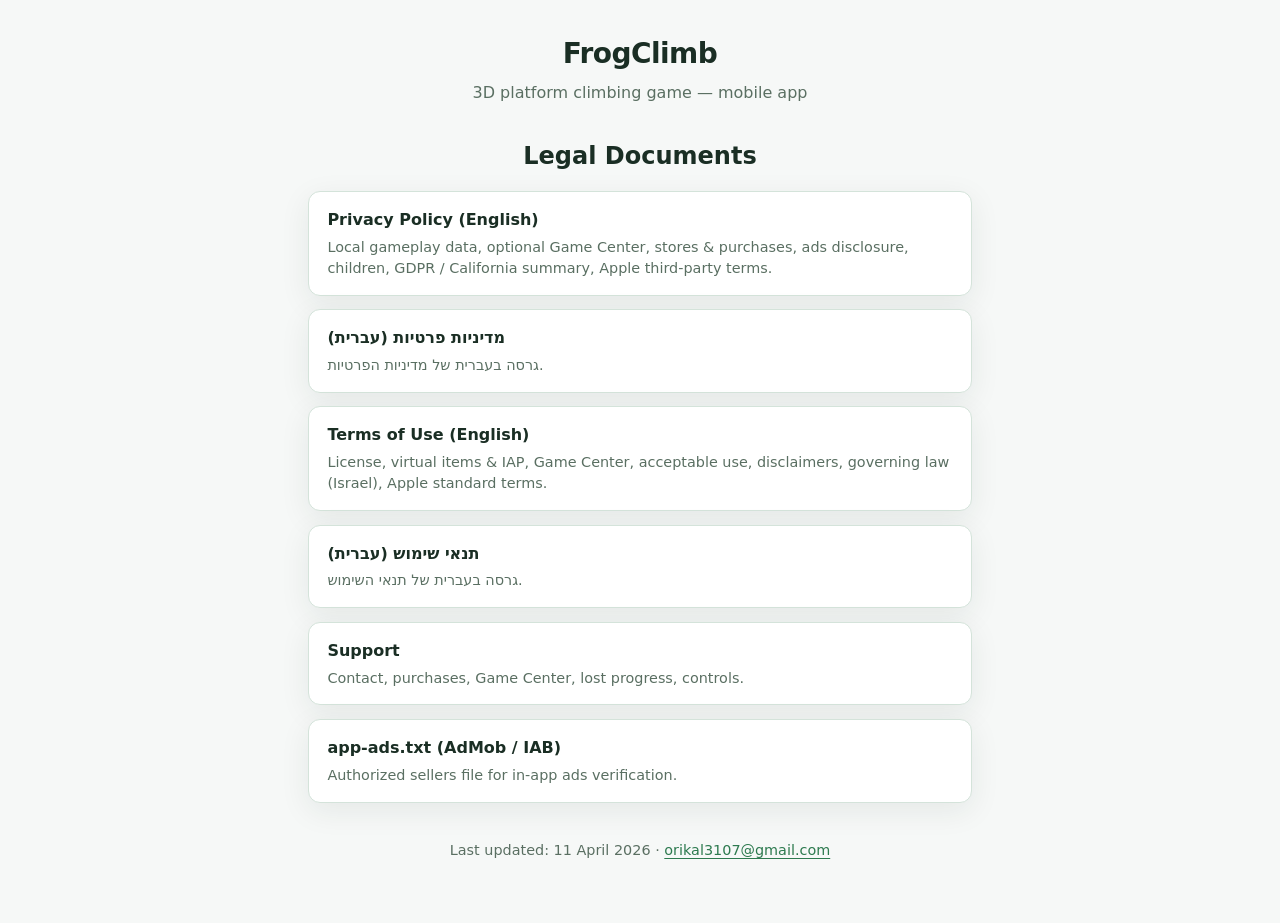
<file: docs/index.html>
<!DOCTYPE html>
<html lang="en">
<head>
  <meta charset="utf-8">
  <meta name="viewport" content="width=device-width, initial-scale=1">
  <title>FrogClimb — Legal Documents</title>
  <link rel="stylesheet" href="styles.css">
</head>
<body>
  <div class="site">
    <header class="site-header">
      <p class="brand">FrogClimb</p>
      <p class="tagline">3D platform climbing game — mobile app</p>
    </header>

    <h1 class="doc-index-title">Legal Documents</h1>

    <ul class="doc-list">
      <li>
        <a href="privacy-policy-en.html">
          <div class="doc-title">Privacy Policy (English)</div>
          <div class="doc-desc">Local gameplay data, optional Game Center, stores &amp; purchases, ads disclosure, children, GDPR / California summary, Apple third-party terms.</div>
        </a>
      </li>
      <li>
        <a href="privacy-policy-he.html">
          <div class="doc-title">מדיניות פרטיות (עברית)</div>
          <div class="doc-desc">גרסה בעברית של מדיניות הפרטיות.</div>
        </a>
      </li>
      <li>
        <a href="terms-of-use-en.html">
          <div class="doc-title">Terms of Use (English)</div>
          <div class="doc-desc">License, virtual items &amp; IAP, Game Center, acceptable use, disclaimers, governing law (Israel), Apple standard terms.</div>
        </a>
      </li>
      <li>
        <a href="terms-of-use-he.html">
          <div class="doc-title">תנאי שימוש (עברית)</div>
          <div class="doc-desc">גרסה בעברית של תנאי השימוש.</div>
        </a>
      </li>
      <li>
        <a href="support.html">
          <div class="doc-title">Support</div>
          <div class="doc-desc">Contact, purchases, Game Center, lost progress, controls.</div>
        </a>
      </li>
      <li>
        <a href="app-ads.txt">
          <div class="doc-title">app-ads.txt (AdMob / IAB)</div>
          <div class="doc-desc">Authorized sellers file for in-app ads verification.</div>
        </a>
      </li>
    </ul>

    <p class="site-meta">Last updated: 11 April 2026 · <a href="mailto:orikal3107@gmail.com">orikal3107@gmail.com</a></p>
  </div>
</body>
</html>
</file>
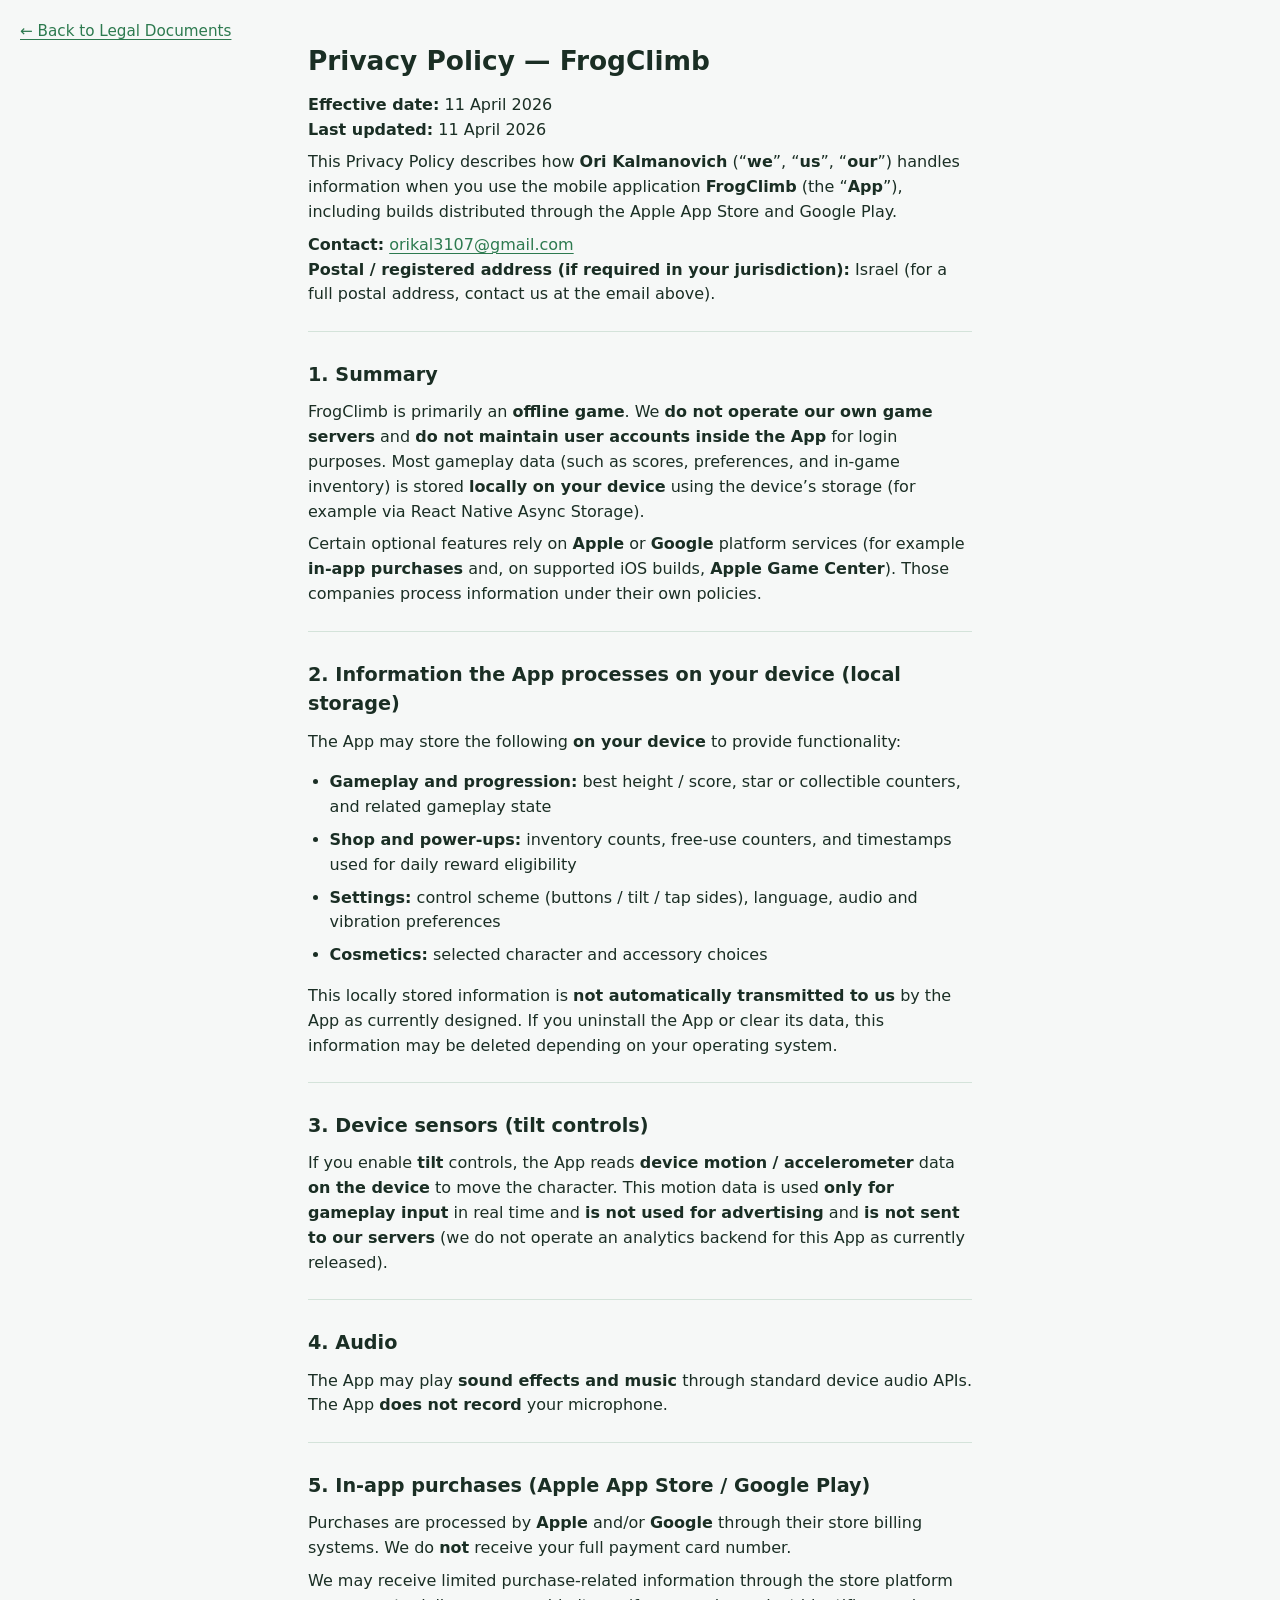
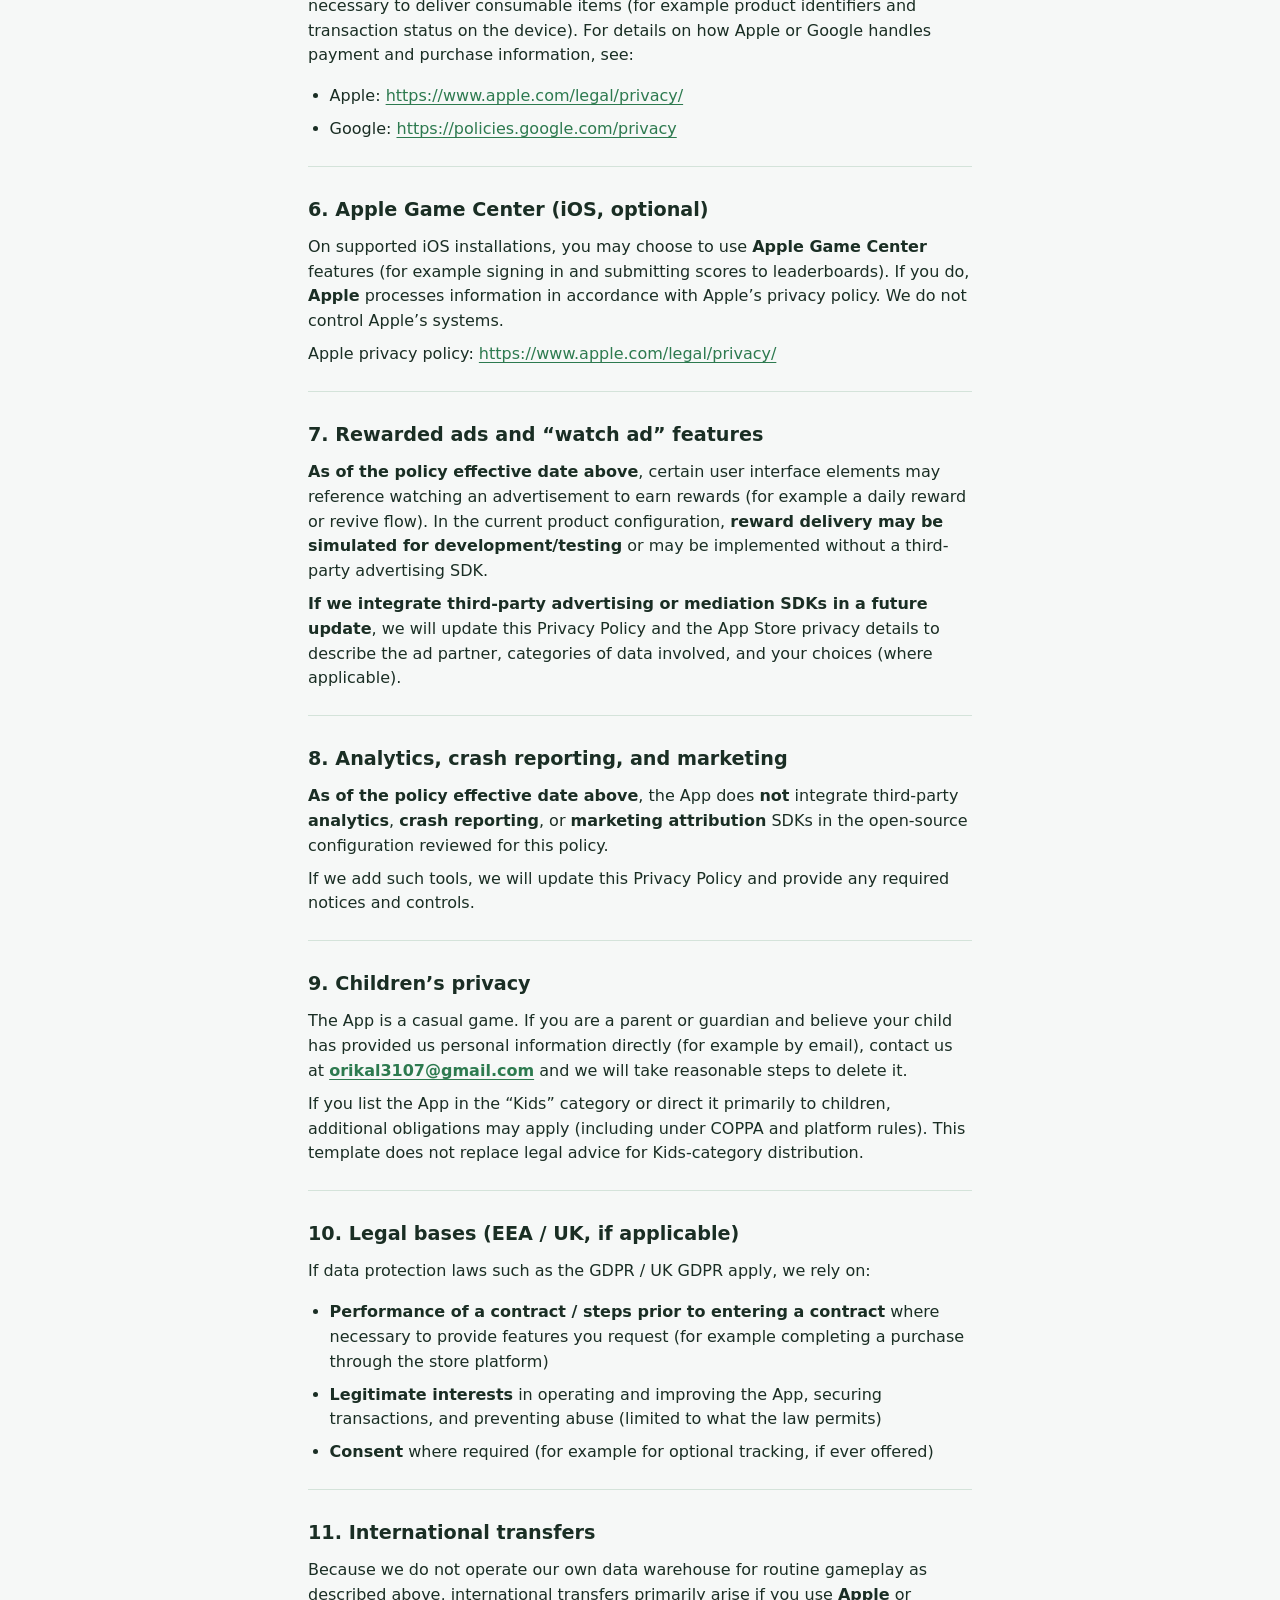
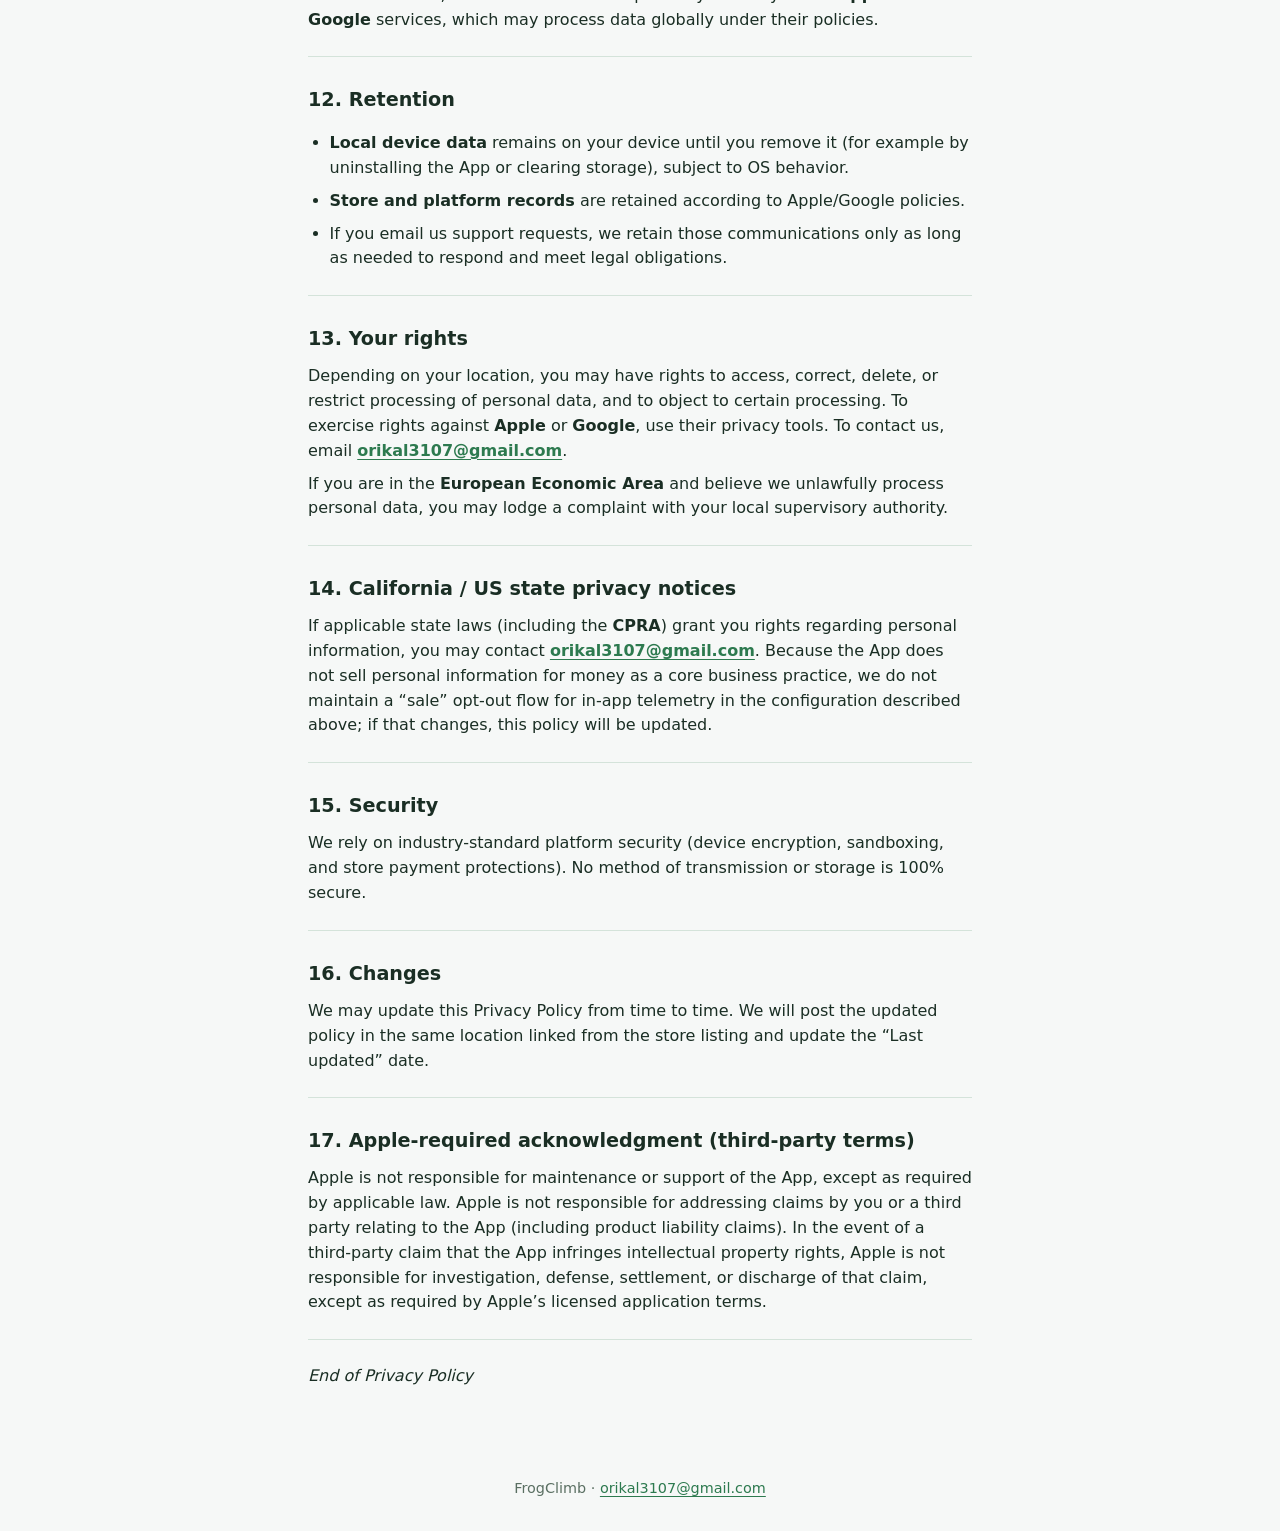
<file: docs/privacy-policy-en.html>
<!DOCTYPE html>
<html lang="en">
<head>
  <meta charset="utf-8">
  <meta name="viewport" content="width=device-width, initial-scale=1">
  <title>Privacy Policy — FrogClimb</title>
  <link rel="stylesheet" href="styles.css">
</head>
<body>
  <a class="back" href="index.html">← Back to Legal Documents</a>
  <main class="prose">
<h1>Privacy Policy — FrogClimb</h1>
<p><strong>Effective date:</strong> 11 April 2026<br><strong>Last updated:</strong> 11 April 2026</p>
<p>This Privacy Policy describes how <strong>Ori Kalmanovich</strong> (“<strong>we</strong>”, “<strong>us</strong>”, “<strong>our</strong>”) handles information when you use the mobile application <strong>FrogClimb</strong> (the “<strong>App</strong>”), including builds distributed through the Apple App Store and Google Play.</p>
<p><strong>Contact:</strong> <a href="mailto:orikal3107@gmail.com">orikal3107@gmail.com</a><br><strong>Postal / registered address (if required in your jurisdiction):</strong> Israel (for a full postal address, contact us at the email above).</p>
<hr>
<h2>1. Summary</h2>
<p>FrogClimb is primarily an <strong>offline game</strong>. We <strong>do not operate our own game servers</strong> and <strong>do not maintain user accounts inside the App</strong> for login purposes. Most gameplay data (such as scores, preferences, and in-game inventory) is stored <strong>locally on your device</strong> using the device’s storage (for example via React Native Async Storage).</p>
<p>Certain optional features rely on <strong>Apple</strong> or <strong>Google</strong> platform services (for example <strong>in-app purchases</strong> and, on supported iOS builds, <strong>Apple Game Center</strong>). Those companies process information under their own policies.</p>
<hr>
<h2>2. Information the App processes on your device (local storage)</h2>
<p>The App may store the following <strong>on your device</strong> to provide functionality:</p>
<ul>
<li><strong>Gameplay and progression:</strong> best height / score, star or collectible counters, and related gameplay state  </li>
<li><strong>Shop and power-ups:</strong> inventory counts, free-use counters, and timestamps used for daily reward eligibility  </li>
<li><strong>Settings:</strong> control scheme (buttons / tilt / tap sides), language, audio and vibration preferences  </li>
<li><strong>Cosmetics:</strong> selected character and accessory choices</li>
</ul>
<p>This locally stored information is <strong>not automatically transmitted to us</strong> by the App as currently designed. If you uninstall the App or clear its data, this information may be deleted depending on your operating system.</p>
<hr>
<h2>3. Device sensors (tilt controls)</h2>
<p>If you enable <strong>tilt</strong> controls, the App reads <strong>device motion / accelerometer</strong> data <strong>on the device</strong> to move the character. This motion data is used <strong>only for gameplay input</strong> in real time and <strong>is not used for advertising</strong> and <strong>is not sent to our servers</strong> (we do not operate an analytics backend for this App as currently released).</p>
<hr>
<h2>4. Audio</h2>
<p>The App may play <strong>sound effects and music</strong> through standard device audio APIs. The App <strong>does not record</strong> your microphone.</p>
<hr>
<h2>5. In-app purchases (Apple App Store / Google Play)</h2>
<p>Purchases are processed by <strong>Apple</strong> and/or <strong>Google</strong> through their store billing systems. We do <strong>not</strong> receive your full payment card number.</p>
<p>We may receive limited purchase-related information through the store platform necessary to deliver consumable items (for example product identifiers and transaction status on the device). For details on how Apple or Google handles payment and purchase information, see:</p>
<ul>
<li>Apple: <a href="https://www.apple.com/legal/privacy/">https://www.apple.com/legal/privacy/</a>  </li>
<li>Google: <a href="https://policies.google.com/privacy">https://policies.google.com/privacy</a></li>
</ul>
<hr>
<h2>6. Apple Game Center (iOS, optional)</h2>
<p>On supported iOS installations, you may choose to use <strong>Apple Game Center</strong> features (for example signing in and submitting scores to leaderboards). If you do, <strong>Apple</strong> processes information in accordance with Apple’s privacy policy. We do not control Apple’s systems.</p>
<p>Apple privacy policy: <a href="https://www.apple.com/legal/privacy/">https://www.apple.com/legal/privacy/</a></p>
<hr>
<h2>7. Rewarded ads and “watch ad” features</h2>
<p><strong>As of the policy effective date above</strong>, certain user interface elements may reference watching an advertisement to earn rewards (for example a daily reward or revive flow). In the current product configuration, <strong>reward delivery may be simulated for development/testing</strong> or may be implemented without a third-party advertising SDK.</p>
<p><strong>If we integrate third-party advertising or mediation SDKs in a future update</strong>, we will update this Privacy Policy and the App Store privacy details to describe the ad partner, categories of data involved, and your choices (where applicable).</p>
<hr>
<h2>8. Analytics, crash reporting, and marketing</h2>
<p><strong>As of the policy effective date above</strong>, the App does <strong>not</strong> integrate third-party <strong>analytics</strong>, <strong>crash reporting</strong>, or <strong>marketing attribution</strong> SDKs in the open-source configuration reviewed for this policy.</p>
<p>If we add such tools, we will update this Privacy Policy and provide any required notices and controls.</p>
<hr>
<h2>9. Children’s privacy</h2>
<p>The App is a casual game. If you are a parent or guardian and believe your child has provided us personal information directly (for example by email), contact us at <strong><a href="mailto:orikal3107@gmail.com">orikal3107@gmail.com</a></strong> and we will take reasonable steps to delete it.</p>
<p>If you list the App in the “Kids” category or direct it primarily to children, additional obligations may apply (including under COPPA and platform rules). This template does not replace legal advice for Kids-category distribution.</p>
<hr>
<h2>10. Legal bases (EEA / UK, if applicable)</h2>
<p>If data protection laws such as the GDPR / UK GDPR apply, we rely on:</p>
<ul>
<li><strong>Performance of a contract / steps prior to entering a contract</strong> where necessary to provide features you request (for example completing a purchase through the store platform)  </li>
<li><strong>Legitimate interests</strong> in operating and improving the App, securing transactions, and preventing abuse (limited to what the law permits)  </li>
<li><strong>Consent</strong> where required (for example for optional tracking, if ever offered)</li>
</ul>
<hr>
<h2>11. International transfers</h2>
<p>Because we do not operate our own data warehouse for routine gameplay as described above, international transfers primarily arise if you use <strong>Apple</strong> or <strong>Google</strong> services, which may process data globally under their policies.</p>
<hr>
<h2>12. Retention</h2>
<ul>
<li><strong>Local device data</strong> remains on your device until you remove it (for example by uninstalling the App or clearing storage), subject to OS behavior.  </li>
<li><strong>Store and platform records</strong> are retained according to Apple/Google policies.  </li>
<li>If you email us support requests, we retain those communications only as long as needed to respond and meet legal obligations.</li>
</ul>
<hr>
<h2>13. Your rights</h2>
<p>Depending on your location, you may have rights to access, correct, delete, or restrict processing of personal data, and to object to certain processing. To exercise rights against <strong>Apple</strong> or <strong>Google</strong>, use their privacy tools. To contact us, email <strong><a href="mailto:orikal3107@gmail.com">orikal3107@gmail.com</a></strong>.</p>
<p>If you are in the <strong>European Economic Area</strong> and believe we unlawfully process personal data, you may lodge a complaint with your local supervisory authority.</p>
<hr>
<h2>14. California / US state privacy notices</h2>
<p>If applicable state laws (including the <strong>CPRA</strong>) grant you rights regarding personal information, you may contact <strong><a href="mailto:orikal3107@gmail.com">orikal3107@gmail.com</a></strong>. Because the App does not sell personal information for money as a core business practice, we do not maintain a “sale” opt-out flow for in-app telemetry in the configuration described above; if that changes, this policy will be updated.</p>
<hr>
<h2>15. Security</h2>
<p>We rely on industry-standard platform security (device encryption, sandboxing, and store payment protections). No method of transmission or storage is 100% secure.</p>
<hr>
<h2>16. Changes</h2>
<p>We may update this Privacy Policy from time to time. We will post the updated policy in the same location linked from the store listing and update the “Last updated” date.</p>
<hr>
<h2>17. Apple-required acknowledgment (third-party terms)</h2>
<p>Apple is not responsible for maintenance or support of the App, except as required by applicable law. Apple is not responsible for addressing claims by you or a third party relating to the App (including product liability claims). In the event of a third-party claim that the App infringes intellectual property rights, Apple is not responsible for investigation, defense, settlement, or discharge of that claim, except as required by Apple’s licensed application terms.</p>
<hr>
<p><em>End of Privacy Policy</em></p>
  </main>
  <footer class="site-footer">FrogClimb · <a href="mailto:orikal3107@gmail.com">orikal3107@gmail.com</a></footer>
</body>
</html>
</file>
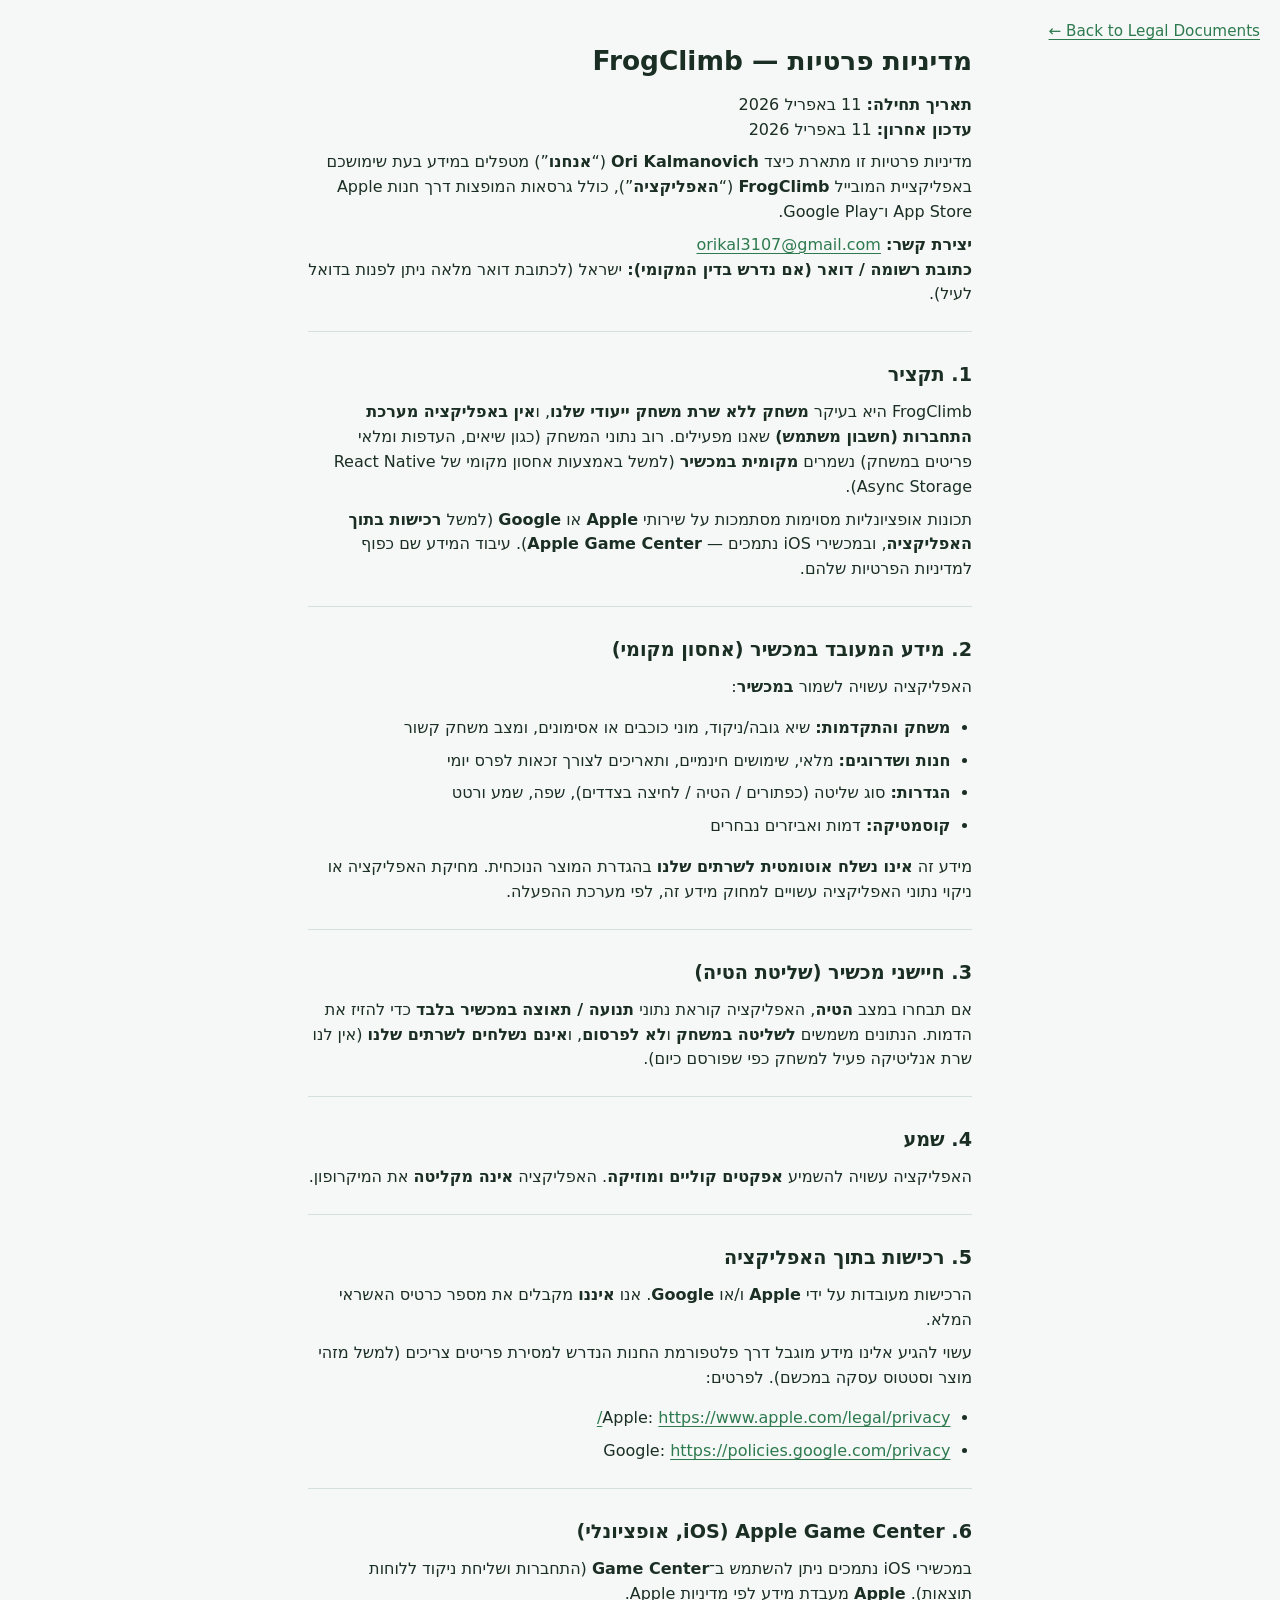
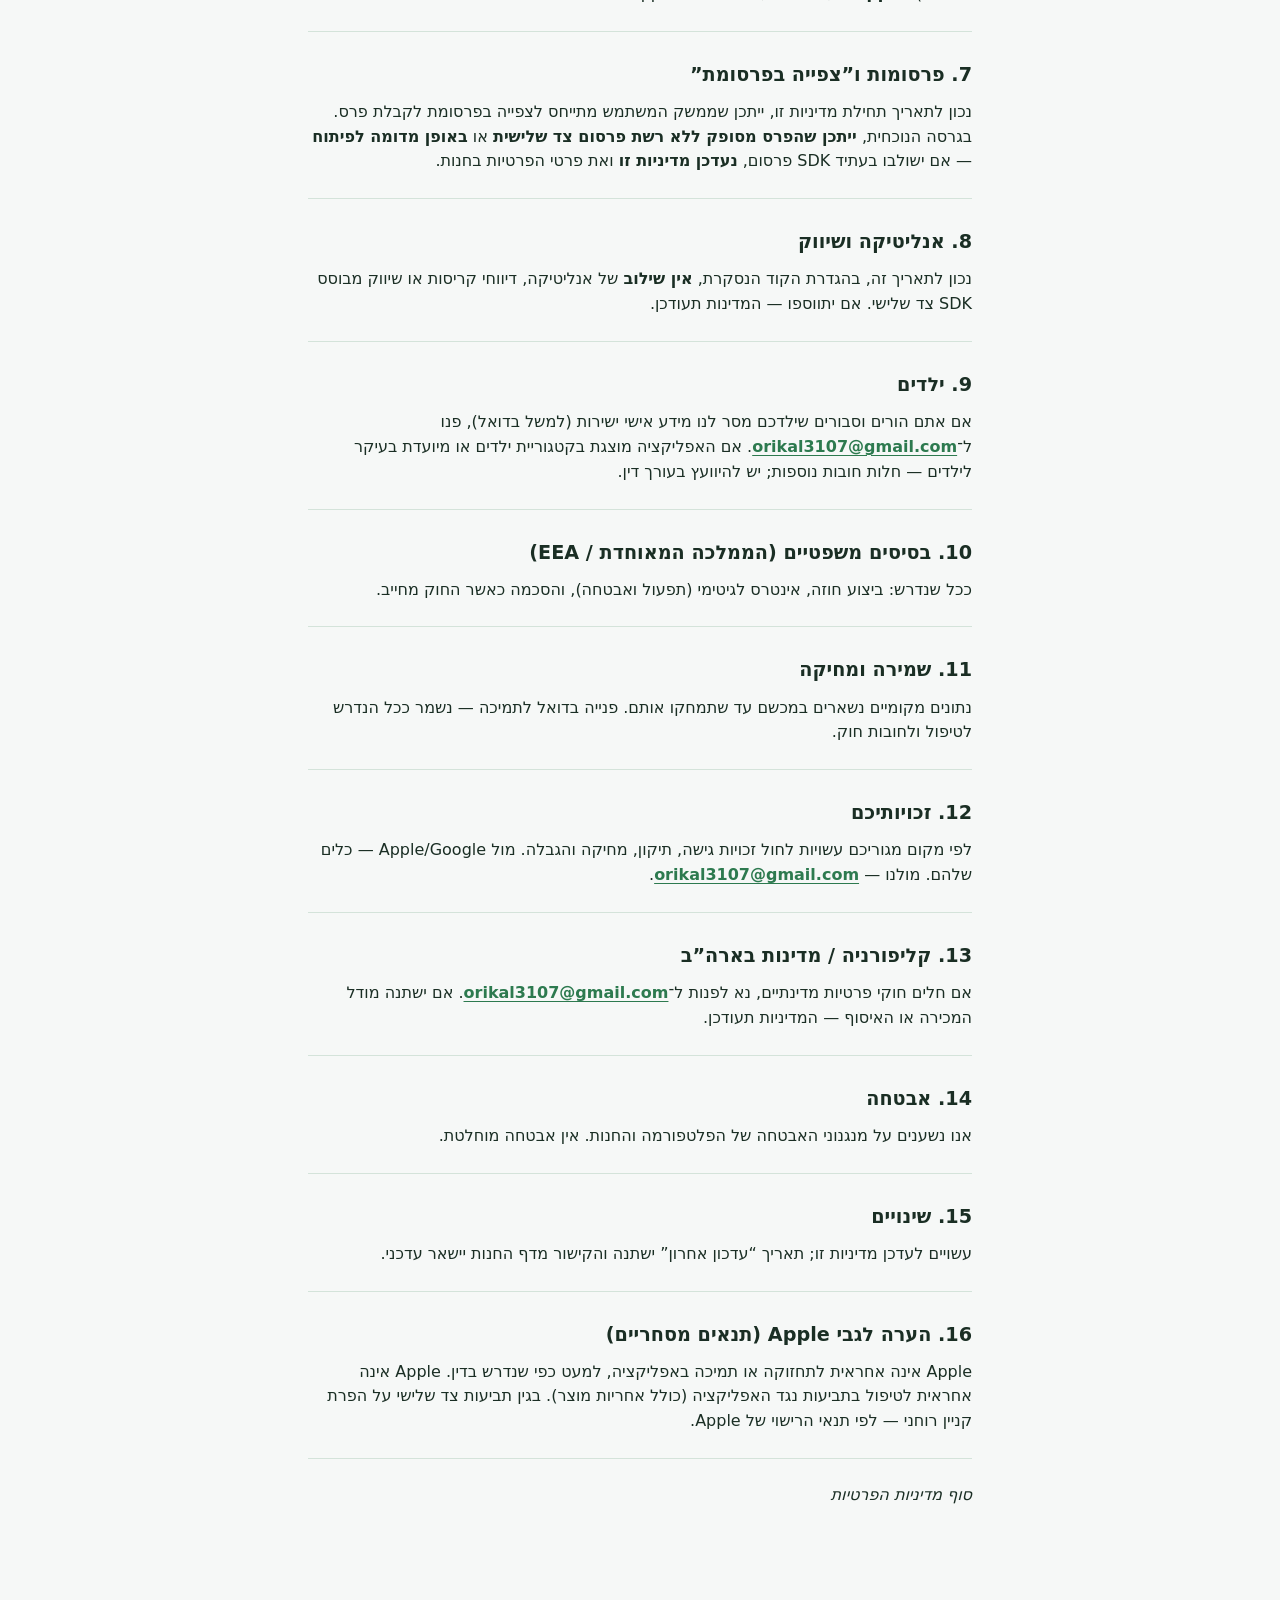
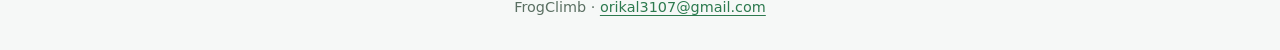
<file: docs/privacy-policy-he.html>
<!DOCTYPE html>
<html lang="he" dir="rtl">
<head>
  <meta charset="utf-8">
  <meta name="viewport" content="width=device-width, initial-scale=1">
  <title>מדיניות פרטיות — FrogClimb</title>
  <link rel="stylesheet" href="styles.css">
</head>
<body>
  <a class="back" href="index.html">← Back to Legal Documents</a>
  <main class="prose">
<h1>מדיניות פרטיות — FrogClimb</h1>
<p><strong>תאריך תחילה:</strong> 11 באפריל 2026<br><strong>עדכון אחרון:</strong> 11 באפריל 2026</p>
<p>מדיניות פרטיות זו מתארת כיצד <strong>Ori Kalmanovich</strong> (“<strong>אנחנו</strong>”) מטפלים במידע בעת שימושכם באפליקציית המובייל <strong>FrogClimb</strong> (“<strong>האפליקציה</strong>”), כולל גרסאות המופצות דרך חנות Apple App Store ו־Google Play.</p>
<p><strong>יצירת קשר:</strong> <a href="mailto:orikal3107@gmail.com">orikal3107@gmail.com</a><br><strong>כתובת רשומה / דואר (אם נדרש בדין המקומי):</strong> ישראל (לכתובת דואר מלאה ניתן לפנות בדואל לעיל).</p>
<hr>
<h2>1. תקציר</h2>
<p>FrogClimb היא בעיקר <strong>משחק ללא שרת משחק ייעודי שלנו</strong>, ו<strong>אין באפליקציה מערכת התחברות (חשבון משתמש)</strong> שאנו מפעילים. רוב נתוני המשחק (כגון שיאים, העדפות ומלאי פריטים במשחק) נשמרים <strong>מקומית במכשיר</strong> (למשל באמצעות אחסון מקומי של React Native Async Storage).</p>
<p>תכונות אופציונליות מסוימות מסתמכות על שירותי <strong>Apple</strong> או <strong>Google</strong> (למשל <strong>רכישות בתוך האפליקציה</strong>, ובמכשירי iOS נתמכים — <strong>Apple Game Center</strong>). עיבוד המידע שם כפוף למדיניות הפרטיות שלהם.</p>
<hr>
<h2>2. מידע המעובד במכשיר (אחסון מקומי)</h2>
<p>האפליקציה עשויה לשמור <strong>במכשיר</strong>:</p>
<ul>
<li><strong>משחק והתקדמות:</strong> שיא גובה/ניקוד, מוני כוכבים או אסימונים, ומצב משחק קשור  </li>
<li><strong>חנות ושדרוגים:</strong> מלאי, שימושים חינמיים, ותאריכים לצורך זכאות לפרס יומי  </li>
<li><strong>הגדרות:</strong> סוג שליטה (כפתורים / הטיה / לחיצה בצדדים), שפה, שמע ורטט  </li>
<li><strong>קוסמטיקה:</strong> דמות ואביזרים נבחרים</li>
</ul>
<p>מידע זה <strong>אינו נשלח אוטומטית לשרתים שלנו</strong> בהגדרת המוצר הנוכחית. מחיקת האפליקציה או ניקוי נתוני האפליקציה עשויים למחוק מידע זה, לפי מערכת ההפעלה.</p>
<hr>
<h2>3. חיישני מכשיר (שליטת הטיה)</h2>
<p>אם תבחרו במצב <strong>הטיה</strong>, האפליקציה קוראת נתוני <strong>תנועה / תאוצה</strong> <strong>במכשיר בלבד</strong> כדי להזיז את הדמות. הנתונים משמשים <strong>לשליטה במשחק</strong> ו<strong>לא לפרסום</strong>, ו<strong>אינם נשלחים לשרתים שלנו</strong> (אין לנו שרת אנליטיקה פעיל למשחק כפי שפורסם כיום).</p>
<hr>
<h2>4. שמע</h2>
<p>האפליקציה עשויה להשמיע <strong>אפקטים קוליים ומוזיקה</strong>. האפליקציה <strong>אינה מקליטה</strong> את המיקרופון.</p>
<hr>
<h2>5. רכישות בתוך האפליקציה</h2>
<p>הרכישות מעובדות על ידי <strong>Apple</strong> ו/או <strong>Google</strong>. אנו <strong>איננו</strong> מקבלים את מספר כרטיס האשראי המלא.</p>
<p>עשוי להגיע אלינו מידע מוגבל דרך פלטפורמת החנות הנדרש למסירת פריטים צריכים (למשל מזהי מוצר וסטטוס עסקה במכשם). לפרטים:</p>
<ul>
<li>Apple: <a href="https://www.apple.com/legal/privacy/">https://www.apple.com/legal/privacy/</a>  </li>
<li>Google: <a href="https://policies.google.com/privacy">https://policies.google.com/privacy</a></li>
</ul>
<hr>
<h2>6. Apple Game Center (iOS, אופציונלי)</h2>
<p>במכשירי iOS נתמכים ניתן להשתמש ב־<strong>Game Center</strong> (התחברות ושליחת ניקוד ללוחות תוצאות). <strong>Apple</strong> מעבדת מידע לפי מדיניות Apple.</p>
<hr>
<h2>7. פרסומות ו”צפייה בפרסומת”</h2>
<p>נכון לתאריך תחילת מדיניות זו, ייתכן שממשק המשתמש מתייחס לצפייה בפרסומת לקבלת פרס. בגרסה הנוכחית, <strong>ייתכן שהפרס מסופק ללא רשת פרסום צד שלישית</strong> או <strong>באופן מדומה לפיתוח</strong> — אם ישולבו בעתיד SDK פרסום, <strong>נעדכן מדיניות זו</strong> ואת פרטי הפרטיות בחנות.</p>
<hr>
<h2>8. אנליטיקה ושיווק</h2>
<p>נכון לתאריך זה, בהגדרת הקוד הנסקרת, <strong>אין שילוב</strong> של אנליטיקה, דיווחי קריסות או שיווק מבוסס SDK צד שלישי. אם יתווספו — המדינות תעודכן.</p>
<hr>
<h2>9. ילדים</h2>
<p>אם אתם הורים וסבורים שילדכם מסר לנו מידע אישי ישירות (למשל בדואל), פנו ל־<strong><a href="mailto:orikal3107@gmail.com">orikal3107@gmail.com</a></strong>. אם האפליקציה מוצגת בקטגוריית ילדים או מיועדת בעיקר לילדים — חלות חובות נוספות; יש להיוועץ בעורך דין.</p>
<hr>
<h2>10. בסיסים משפטיים (הממלכה המאוחדת / EEA)</h2>
<p>ככל שנדרש: ביצוע חוזה, אינטרס לגיטימי (תפעול ואבטחה), והסכמה כאשר החוק מחייב.</p>
<hr>
<h2>11. שמירה ומחיקה</h2>
<p>נתונים מקומיים נשארים במכשם עד שתמחקו אותם. פנייה בדואל לתמיכה — נשמר ככל הנדרש לטיפול ולחובות חוק.</p>
<hr>
<h2>12. זכויותיכם</h2>
<p>לפי מקום מגוריכם עשויות לחול זכויות גישה, תיקון, מחיקה והגבלה. מול Apple/Google — כלים שלהם. מולנו — <strong><a href="mailto:orikal3107@gmail.com">orikal3107@gmail.com</a></strong>.</p>
<hr>
<h2>13. קליפורניה / מדינות בארה”ב</h2>
<p>אם חלים חוקי פרטיות מדינתיים, נא לפנות ל־<strong><a href="mailto:orikal3107@gmail.com">orikal3107@gmail.com</a></strong>. אם ישתנה מודל המכירה או האיסוף — המדיניות תעודכן.</p>
<hr>
<h2>14. אבטחה</h2>
<p>אנו נשענים על מנגנוני האבטחה של הפלטפורמה והחנות. אין אבטחה מוחלטת.</p>
<hr>
<h2>15. שינויים</h2>
<p>עשויים לעדכן מדיניות זו; תאריך “עדכון אחרון” ישתנה והקישור מדף החנות יישאר עדכני.</p>
<hr>
<h2>16. הערה לגבי Apple (תנאים מסחריים)</h2>
<p>Apple אינה אחראית לתחזוקה או תמיכה באפליקציה, למעט כפי שנדרש בדין. Apple אינה אחראית לטיפול בתביעות נגד האפליקציה (כולל אחריות מוצר). בגין תביעות צד שלישי על הפרת קניין רוחני — לפי תנאי הרישוי של Apple.</p>
<hr>
<p><em>סוף מדיניות הפרטיות</em></p>
  </main>
  <footer class="site-footer">FrogClimb · <a href="mailto:orikal3107@gmail.com">orikal3107@gmail.com</a></footer>
</body>
</html>
</file>
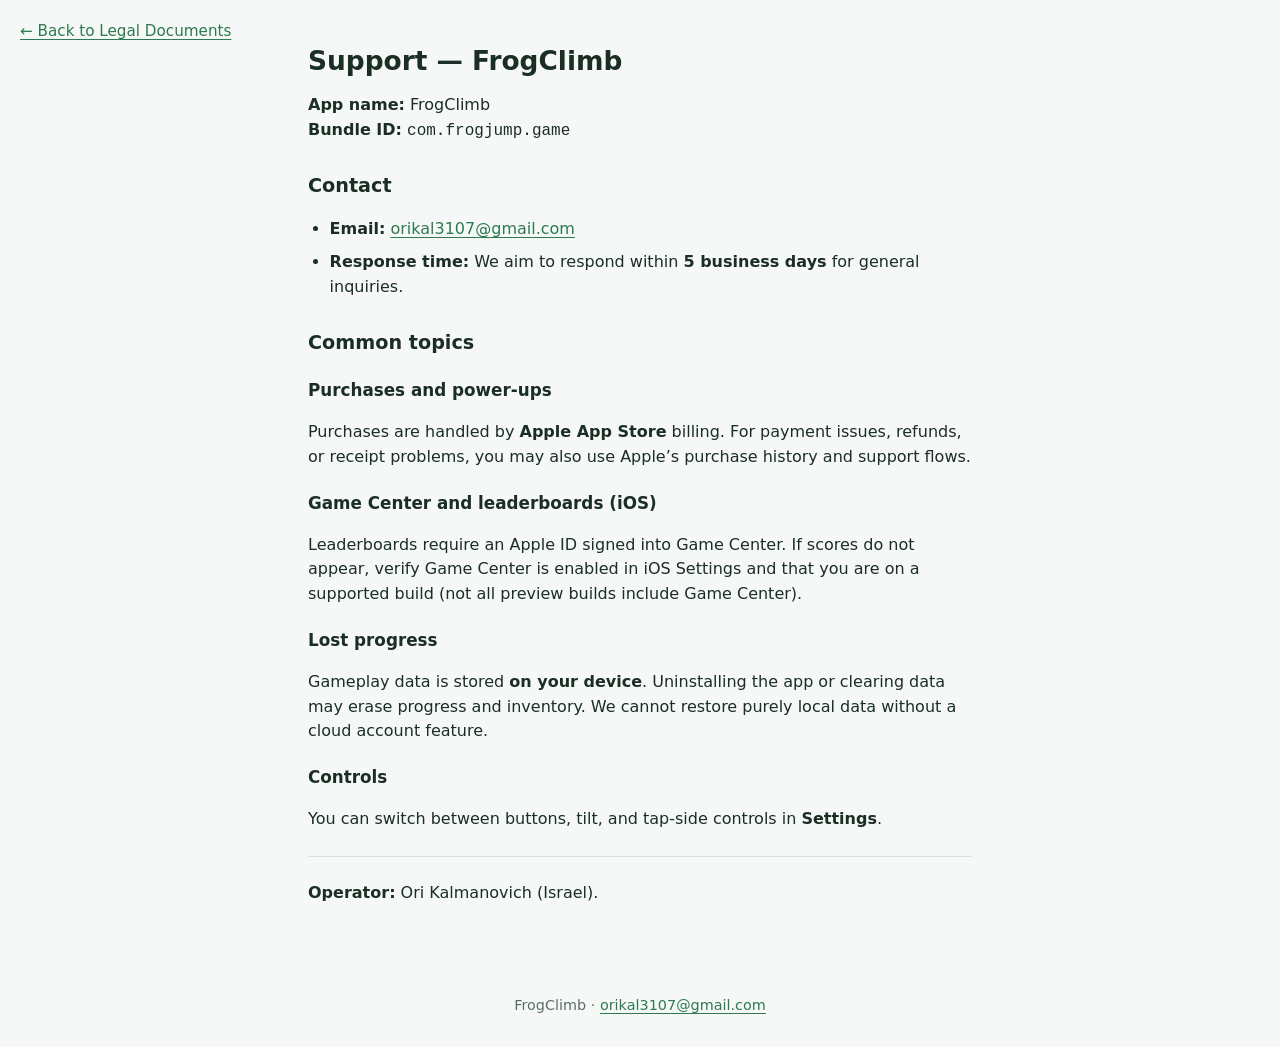
<file: docs/support.html>
<!DOCTYPE html>
<html lang="en">
<head>
  <meta charset="utf-8">
  <meta name="viewport" content="width=device-width, initial-scale=1">
  <title>Support — FrogClimb</title>
  <link rel="stylesheet" href="styles.css">
</head>
<body>
  <a class="back" href="index.html">← Back to Legal Documents</a>
  <main class="prose">
<h1>Support — FrogClimb</h1>
<p><strong>App name:</strong> FrogClimb<br><strong>Bundle ID:</strong> <code>com.frogjump.game</code></p>
<h2>Contact</h2>
<ul>
<li><strong>Email:</strong> <a href="mailto:orikal3107@gmail.com">orikal3107@gmail.com</a>  </li>
<li><strong>Response time:</strong> We aim to respond within <strong>5 business days</strong> for general inquiries.</li>
</ul>
<h2>Common topics</h2>
<h3>Purchases and power-ups</h3>
<p>Purchases are handled by <strong>Apple App Store</strong> billing. For payment issues, refunds, or receipt problems, you may also use Apple’s purchase history and support flows.</p>
<h3>Game Center and leaderboards (iOS)</h3>
<p>Leaderboards require an Apple ID signed into Game Center. If scores do not appear, verify Game Center is enabled in iOS Settings and that you are on a supported build (not all preview builds include Game Center).</p>
<h3>Lost progress</h3>
<p>Gameplay data is stored <strong>on your device</strong>. Uninstalling the app or clearing data may erase progress and inventory. We cannot restore purely local data without a cloud account feature.</p>
<h3>Controls</h3>
<p>You can switch between buttons, tilt, and tap-side controls in <strong>Settings</strong>.</p>
<hr>
<p><strong>Operator:</strong> Ori Kalmanovich (Israel).</p>
  </main>
  <footer class="site-footer">FrogClimb · <a href="mailto:orikal3107@gmail.com">orikal3107@gmail.com</a></footer>
</body>
</html>
</file>
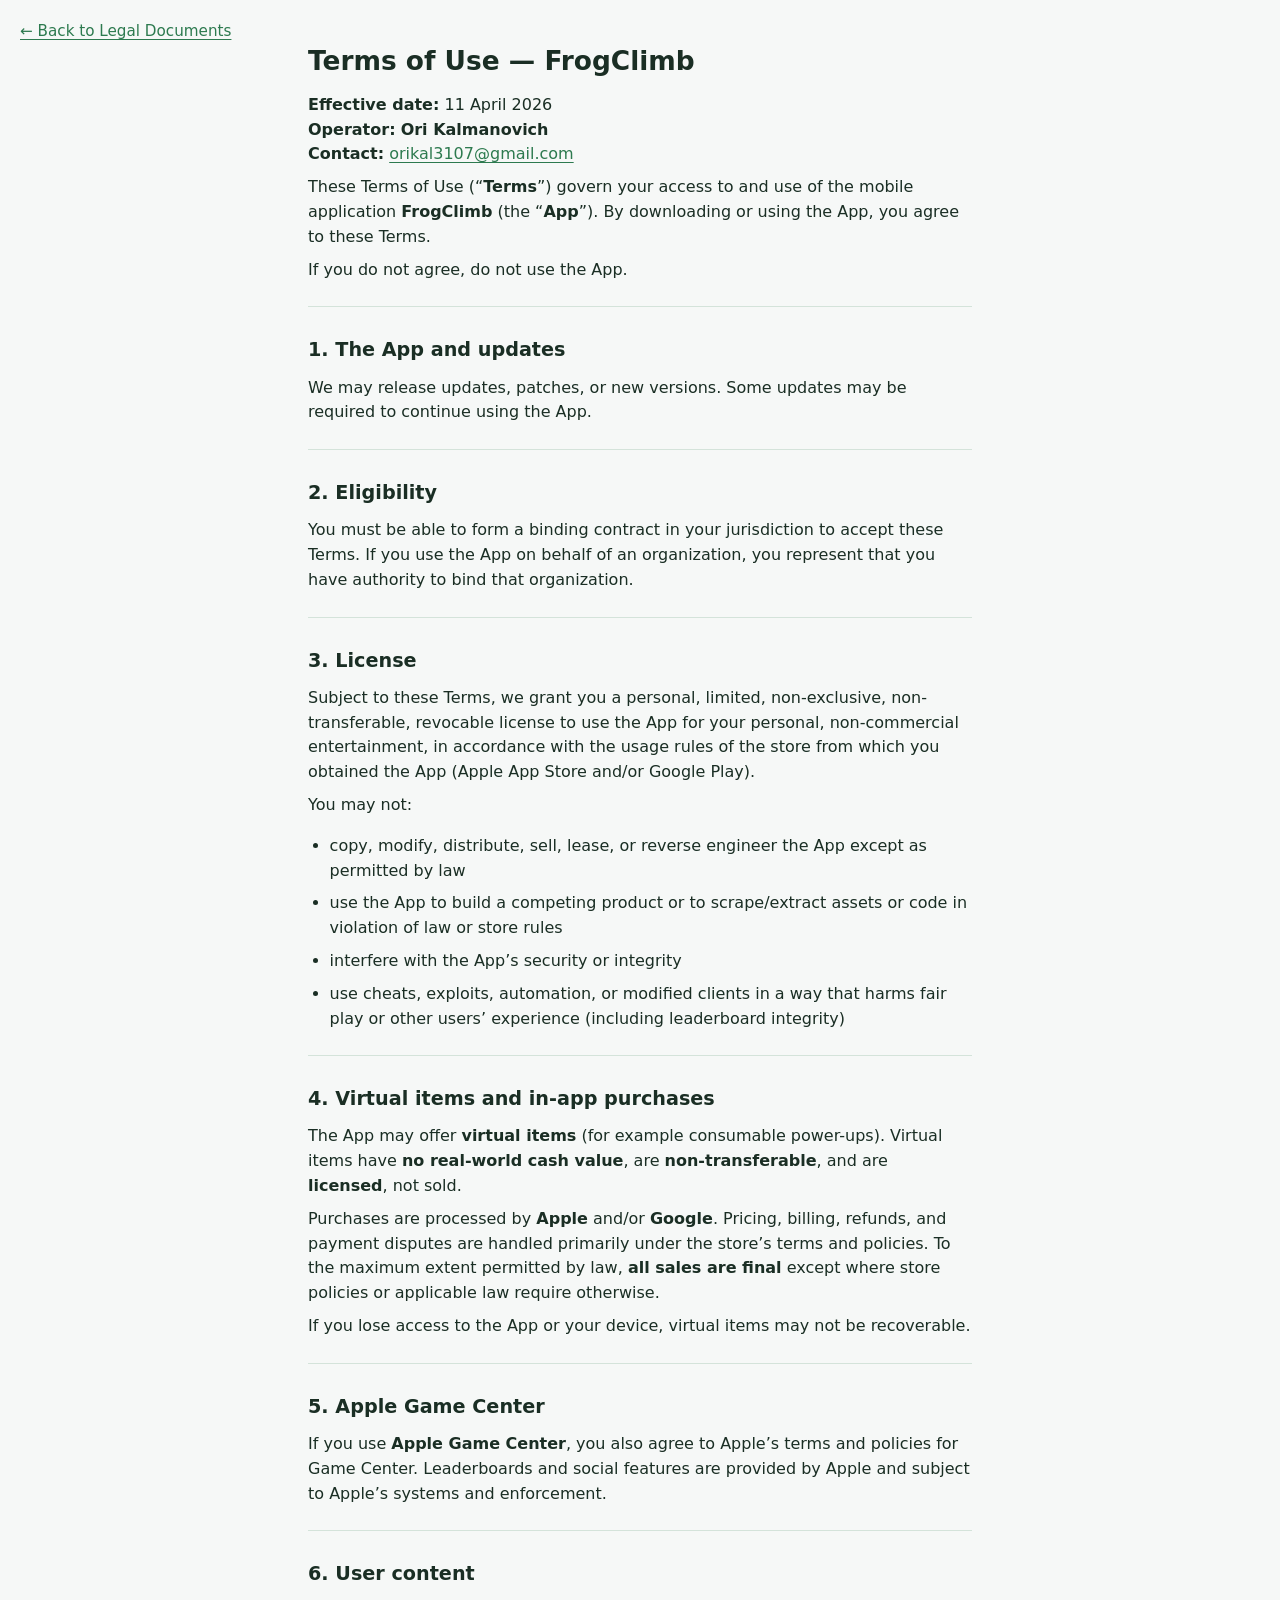
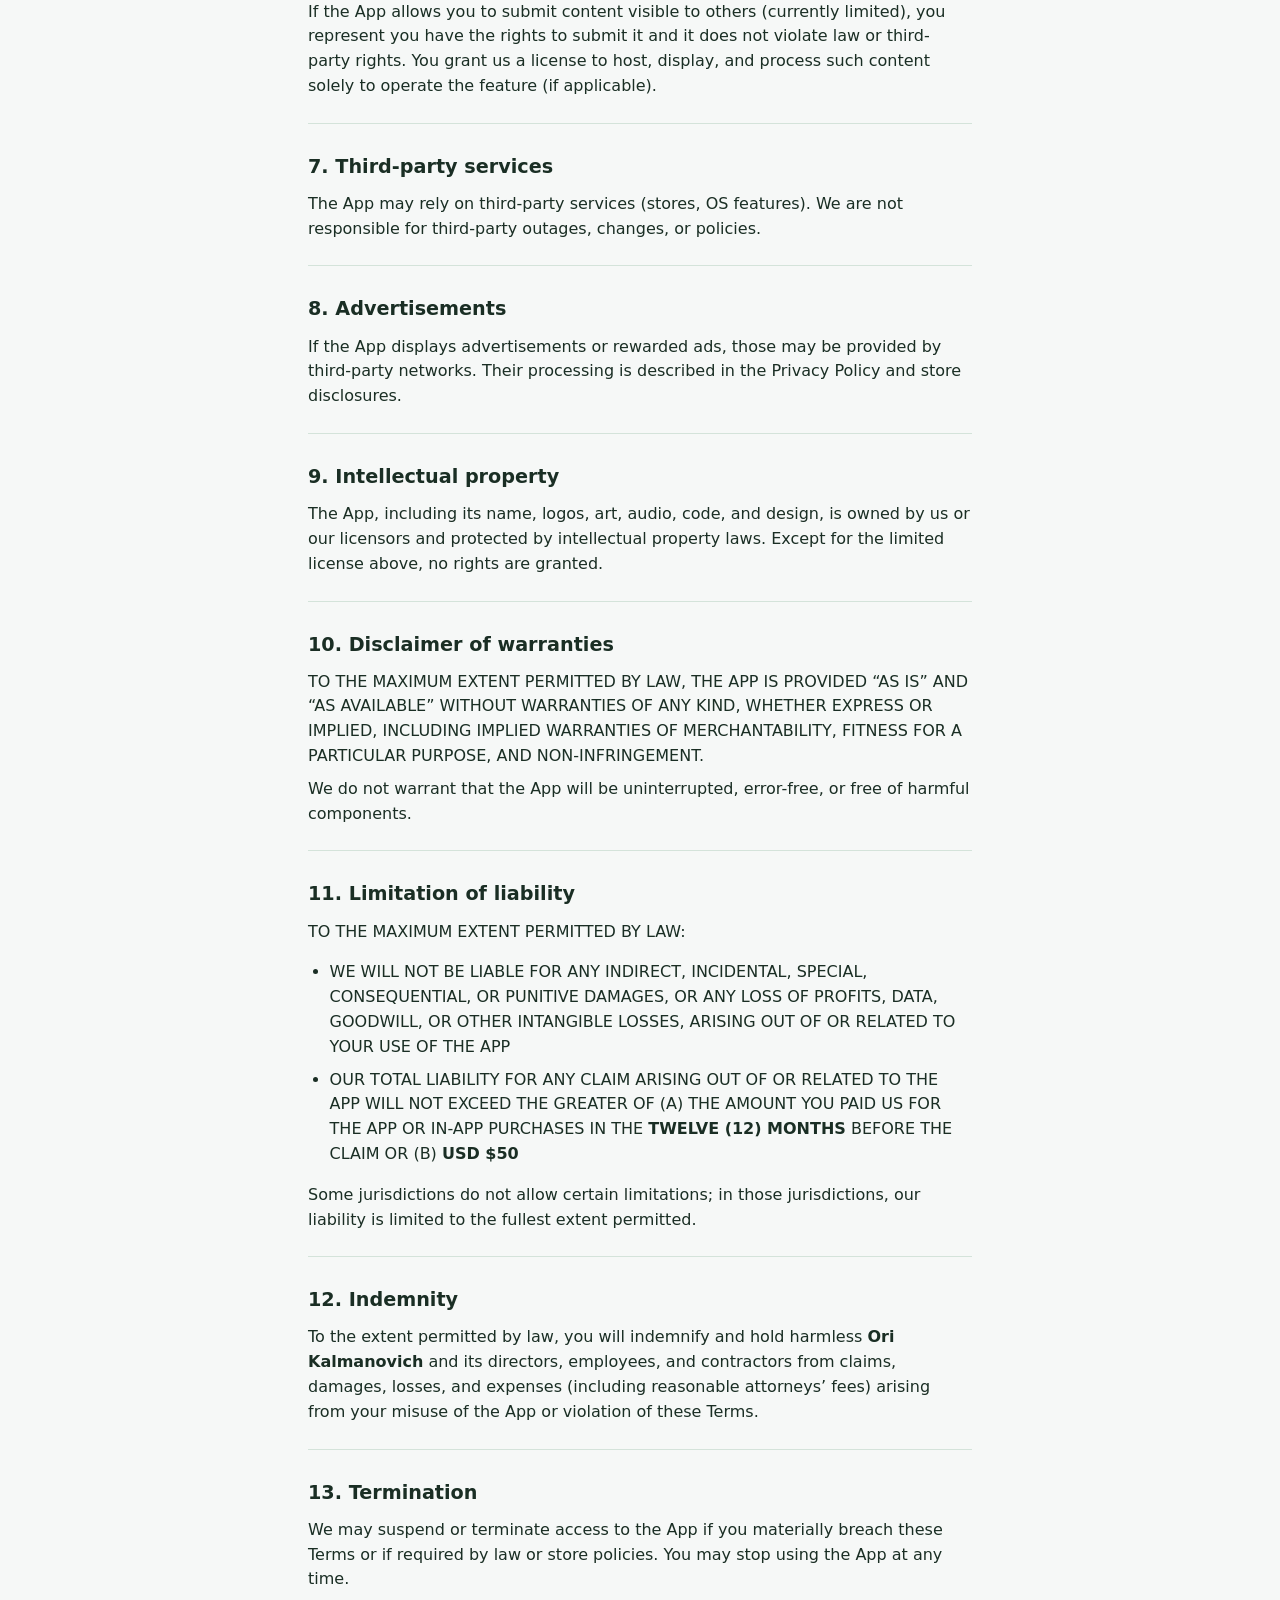
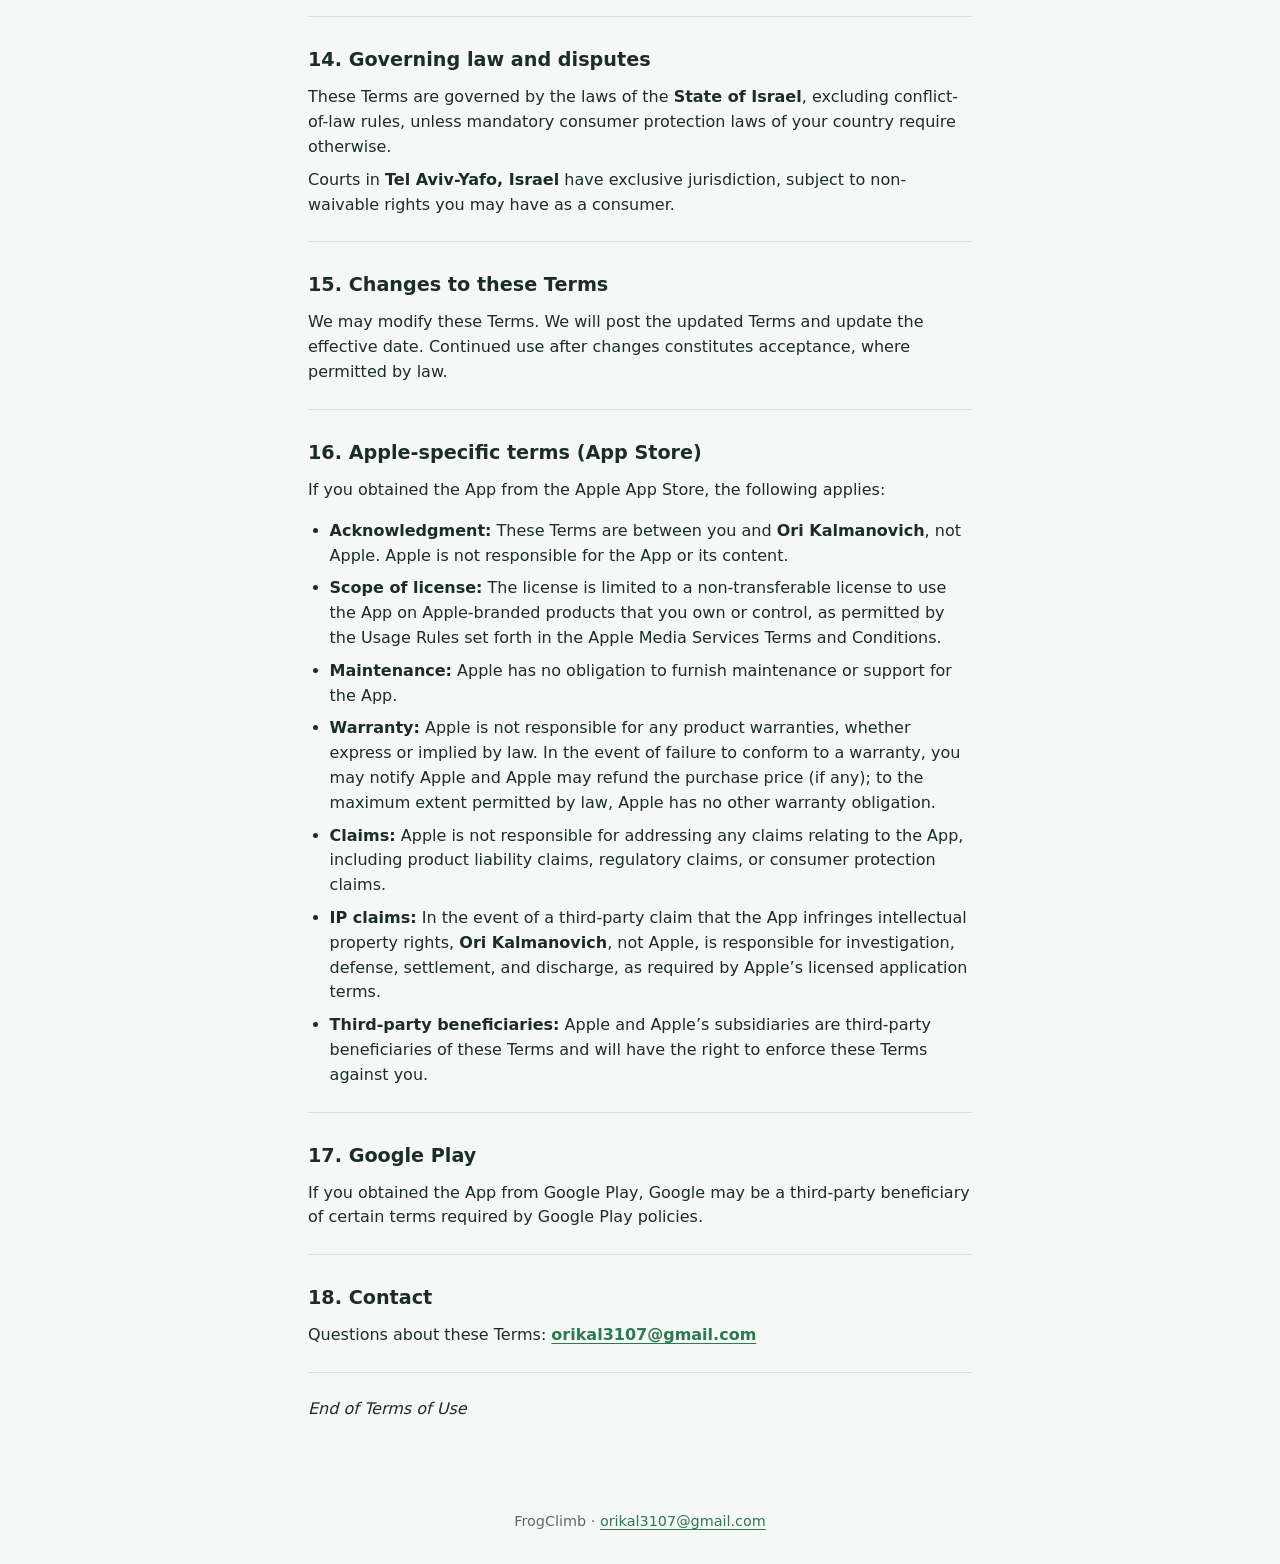
<file: docs/terms-of-use-en.html>
<!DOCTYPE html>
<html lang="en">
<head>
  <meta charset="utf-8">
  <meta name="viewport" content="width=device-width, initial-scale=1">
  <title>Terms of Use — FrogClimb</title>
  <link rel="stylesheet" href="styles.css">
</head>
<body>
  <a class="back" href="index.html">← Back to Legal Documents</a>
  <main class="prose">
<h1>Terms of Use — FrogClimb</h1>
<p><strong>Effective date:</strong> 11 April 2026<br><strong>Operator:</strong> <strong>Ori Kalmanovich</strong><br><strong>Contact:</strong> <a href="mailto:orikal3107@gmail.com">orikal3107@gmail.com</a></p>
<p>These Terms of Use (“<strong>Terms</strong>”) govern your access to and use of the mobile application <strong>FrogClimb</strong> (the “<strong>App</strong>”). By downloading or using the App, you agree to these Terms.</p>
<p>If you do not agree, do not use the App.</p>
<hr>
<h2>1. The App and updates</h2>
<p>We may release updates, patches, or new versions. Some updates may be required to continue using the App.</p>
<hr>
<h2>2. Eligibility</h2>
<p>You must be able to form a binding contract in your jurisdiction to accept these Terms. If you use the App on behalf of an organization, you represent that you have authority to bind that organization.</p>
<hr>
<h2>3. License</h2>
<p>Subject to these Terms, we grant you a personal, limited, non-exclusive, non-transferable, revocable license to use the App for your personal, non-commercial entertainment, in accordance with the usage rules of the store from which you obtained the App (Apple App Store and/or Google Play).</p>
<p>You may not:</p>
<ul>
<li>copy, modify, distribute, sell, lease, or reverse engineer the App except as permitted by law  </li>
<li>use the App to build a competing product or to scrape/extract assets or code in violation of law or store rules  </li>
<li>interfere with the App’s security or integrity  </li>
<li>use cheats, exploits, automation, or modified clients in a way that harms fair play or other users’ experience (including leaderboard integrity)</li>
</ul>
<hr>
<h2>4. Virtual items and in-app purchases</h2>
<p>The App may offer <strong>virtual items</strong> (for example consumable power-ups). Virtual items have <strong>no real-world cash value</strong>, are <strong>non-transferable</strong>, and are <strong>licensed</strong>, not sold.</p>
<p>Purchases are processed by <strong>Apple</strong> and/or <strong>Google</strong>. Pricing, billing, refunds, and payment disputes are handled primarily under the store’s terms and policies. To the maximum extent permitted by law, <strong>all sales are final</strong> except where store policies or applicable law require otherwise.</p>
<p>If you lose access to the App or your device, virtual items may not be recoverable.</p>
<hr>
<h2>5. Apple Game Center</h2>
<p>If you use <strong>Apple Game Center</strong>, you also agree to Apple’s terms and policies for Game Center. Leaderboards and social features are provided by Apple and subject to Apple’s systems and enforcement.</p>
<hr>
<h2>6. User content</h2>
<p>If the App allows you to submit content visible to others (currently limited), you represent you have the rights to submit it and it does not violate law or third-party rights. You grant us a license to host, display, and process such content solely to operate the feature (if applicable).</p>
<hr>
<h2>7. Third-party services</h2>
<p>The App may rely on third-party services (stores, OS features). We are not responsible for third-party outages, changes, or policies.</p>
<hr>
<h2>8. Advertisements</h2>
<p>If the App displays advertisements or rewarded ads, those may be provided by third-party networks. Their processing is described in the Privacy Policy and store disclosures.</p>
<hr>
<h2>9. Intellectual property</h2>
<p>The App, including its name, logos, art, audio, code, and design, is owned by us or our licensors and protected by intellectual property laws. Except for the limited license above, no rights are granted.</p>
<hr>
<h2>10. Disclaimer of warranties</h2>
<p>TO THE MAXIMUM EXTENT PERMITTED BY LAW, THE APP IS PROVIDED “AS IS” AND “AS AVAILABLE” WITHOUT WARRANTIES OF ANY KIND, WHETHER EXPRESS OR IMPLIED, INCLUDING IMPLIED WARRANTIES OF MERCHANTABILITY, FITNESS FOR A PARTICULAR PURPOSE, AND NON-INFRINGEMENT.</p>
<p>We do not warrant that the App will be uninterrupted, error-free, or free of harmful components.</p>
<hr>
<h2>11. Limitation of liability</h2>
<p>TO THE MAXIMUM EXTENT PERMITTED BY LAW:</p>
<ul>
<li>WE WILL NOT BE LIABLE FOR ANY INDIRECT, INCIDENTAL, SPECIAL, CONSEQUENTIAL, OR PUNITIVE DAMAGES, OR ANY LOSS OF PROFITS, DATA, GOODWILL, OR OTHER INTANGIBLE LOSSES, ARISING OUT OF OR RELATED TO YOUR USE OF THE APP  </li>
<li>OUR TOTAL LIABILITY FOR ANY CLAIM ARISING OUT OF OR RELATED TO THE APP WILL NOT EXCEED THE GREATER OF (A) THE AMOUNT YOU PAID US FOR THE APP OR IN-APP PURCHASES IN THE <strong>TWELVE (12) MONTHS</strong> BEFORE THE CLAIM OR (B) <strong>USD $50</strong></li>
</ul>
<p>Some jurisdictions do not allow certain limitations; in those jurisdictions, our liability is limited to the fullest extent permitted.</p>
<hr>
<h2>12. Indemnity</h2>
<p>To the extent permitted by law, you will indemnify and hold harmless <strong>Ori Kalmanovich</strong> and its directors, employees, and contractors from claims, damages, losses, and expenses (including reasonable attorneys’ fees) arising from your misuse of the App or violation of these Terms.</p>
<hr>
<h2>13. Termination</h2>
<p>We may suspend or terminate access to the App if you materially breach these Terms or if required by law or store policies. You may stop using the App at any time.</p>
<hr>
<h2>14. Governing law and disputes</h2>
<p>These Terms are governed by the laws of the <strong>State of Israel</strong>, excluding conflict-of-law rules, unless mandatory consumer protection laws of your country require otherwise.</p>
<p>Courts in <strong>Tel Aviv-Yafo, Israel</strong> have exclusive jurisdiction, subject to non-waivable rights you may have as a consumer.</p>
<hr>
<h2>15. Changes to these Terms</h2>
<p>We may modify these Terms. We will post the updated Terms and update the effective date. Continued use after changes constitutes acceptance, where permitted by law.</p>
<hr>
<h2>16. Apple-specific terms (App Store)</h2>
<p>If you obtained the App from the Apple App Store, the following applies:</p>
<ul>
<li><strong>Acknowledgment:</strong> These Terms are between you and <strong>Ori Kalmanovich</strong>, not Apple. Apple is not responsible for the App or its content.  </li>
<li><strong>Scope of license:</strong> The license is limited to a non-transferable license to use the App on Apple-branded products that you own or control, as permitted by the Usage Rules set forth in the Apple Media Services Terms and Conditions.  </li>
<li><strong>Maintenance:</strong> Apple has no obligation to furnish maintenance or support for the App.  </li>
<li><strong>Warranty:</strong> Apple is not responsible for any product warranties, whether express or implied by law. In the event of failure to conform to a warranty, you may notify Apple and Apple may refund the purchase price (if any); to the maximum extent permitted by law, Apple has no other warranty obligation.  </li>
<li><strong>Claims:</strong> Apple is not responsible for addressing any claims relating to the App, including product liability claims, regulatory claims, or consumer protection claims.  </li>
<li><strong>IP claims:</strong> In the event of a third-party claim that the App infringes intellectual property rights, <strong>Ori Kalmanovich</strong>, not Apple, is responsible for investigation, defense, settlement, and discharge, as required by Apple’s licensed application terms.  </li>
<li><strong>Third-party beneficiaries:</strong> Apple and Apple’s subsidiaries are third-party beneficiaries of these Terms and will have the right to enforce these Terms against you.</li>
</ul>
<hr>
<h2>17. Google Play</h2>
<p>If you obtained the App from Google Play, Google may be a third-party beneficiary of certain terms required by Google Play policies.</p>
<hr>
<h2>18. Contact</h2>
<p>Questions about these Terms: <strong><a href="mailto:orikal3107@gmail.com">orikal3107@gmail.com</a></strong></p>
<hr>
<p><em>End of Terms of Use</em></p>
  </main>
  <footer class="site-footer">FrogClimb · <a href="mailto:orikal3107@gmail.com">orikal3107@gmail.com</a></footer>
</body>
</html>
</file>
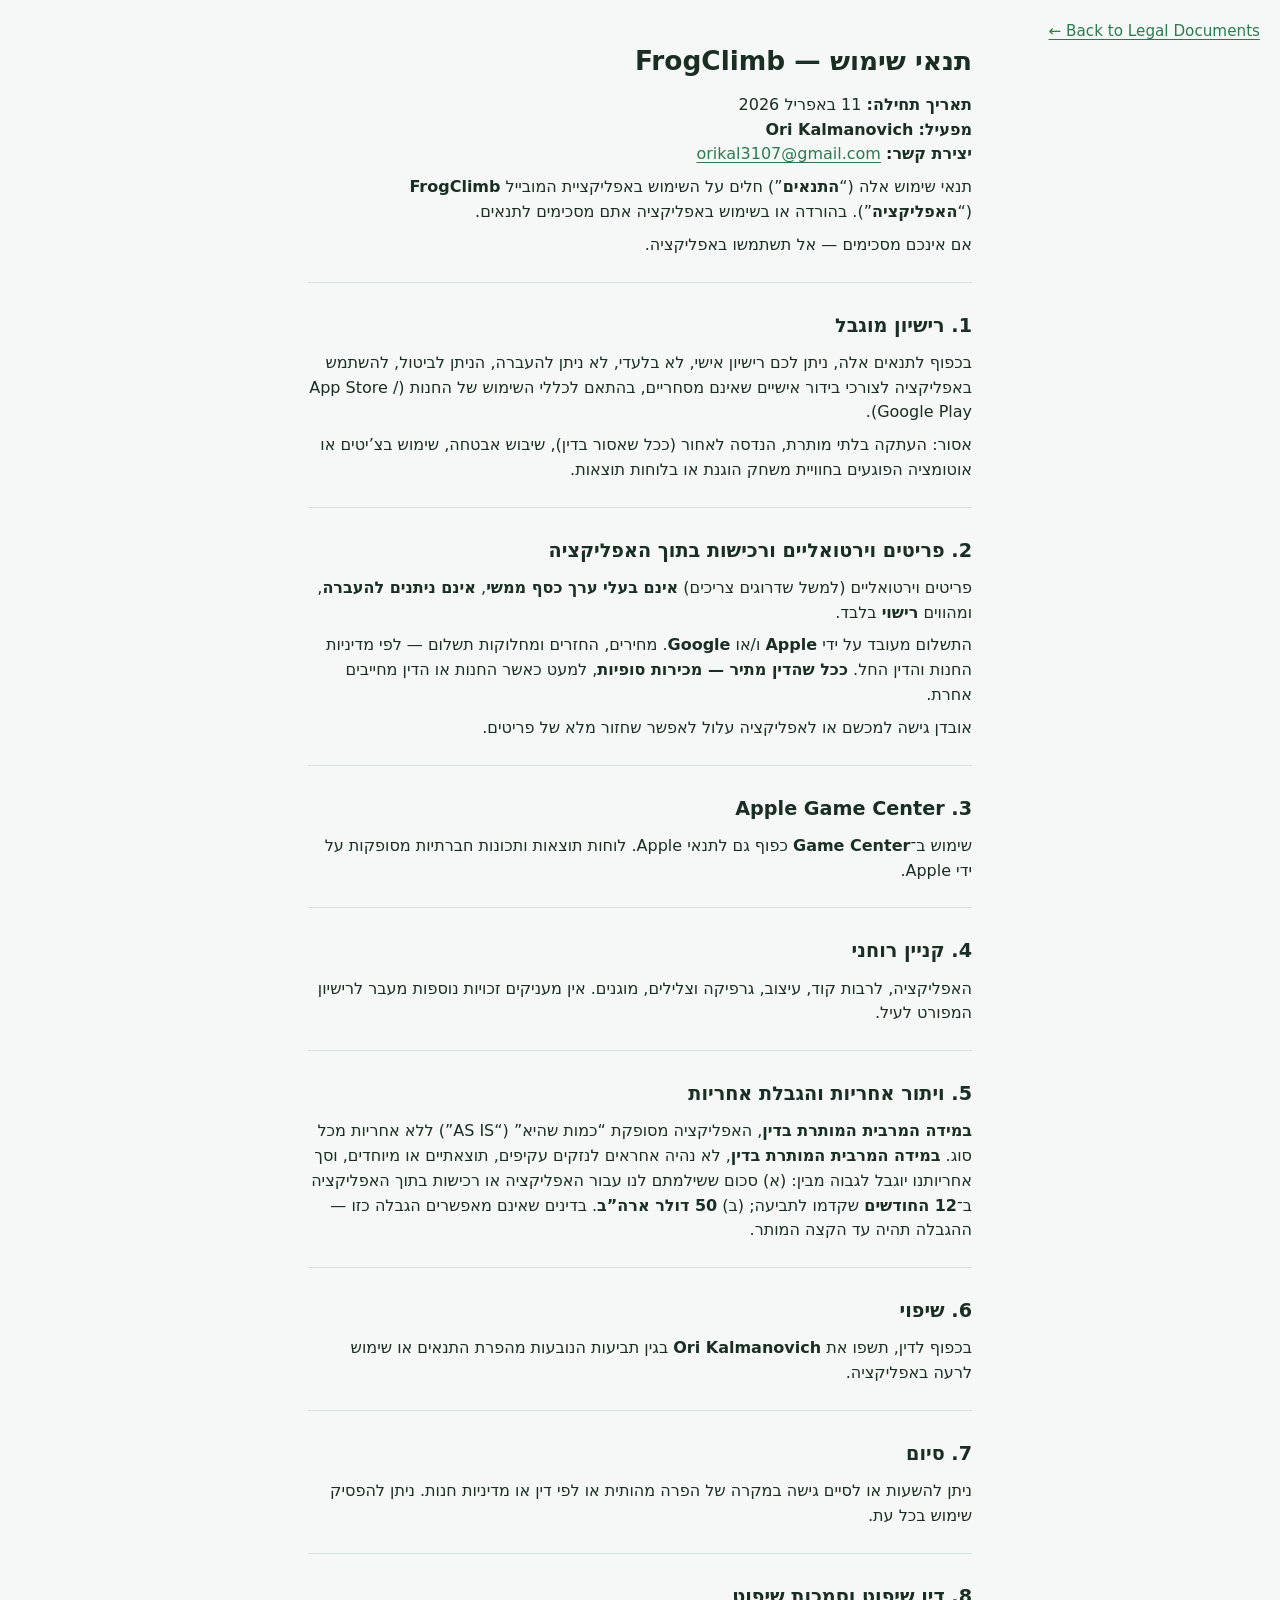
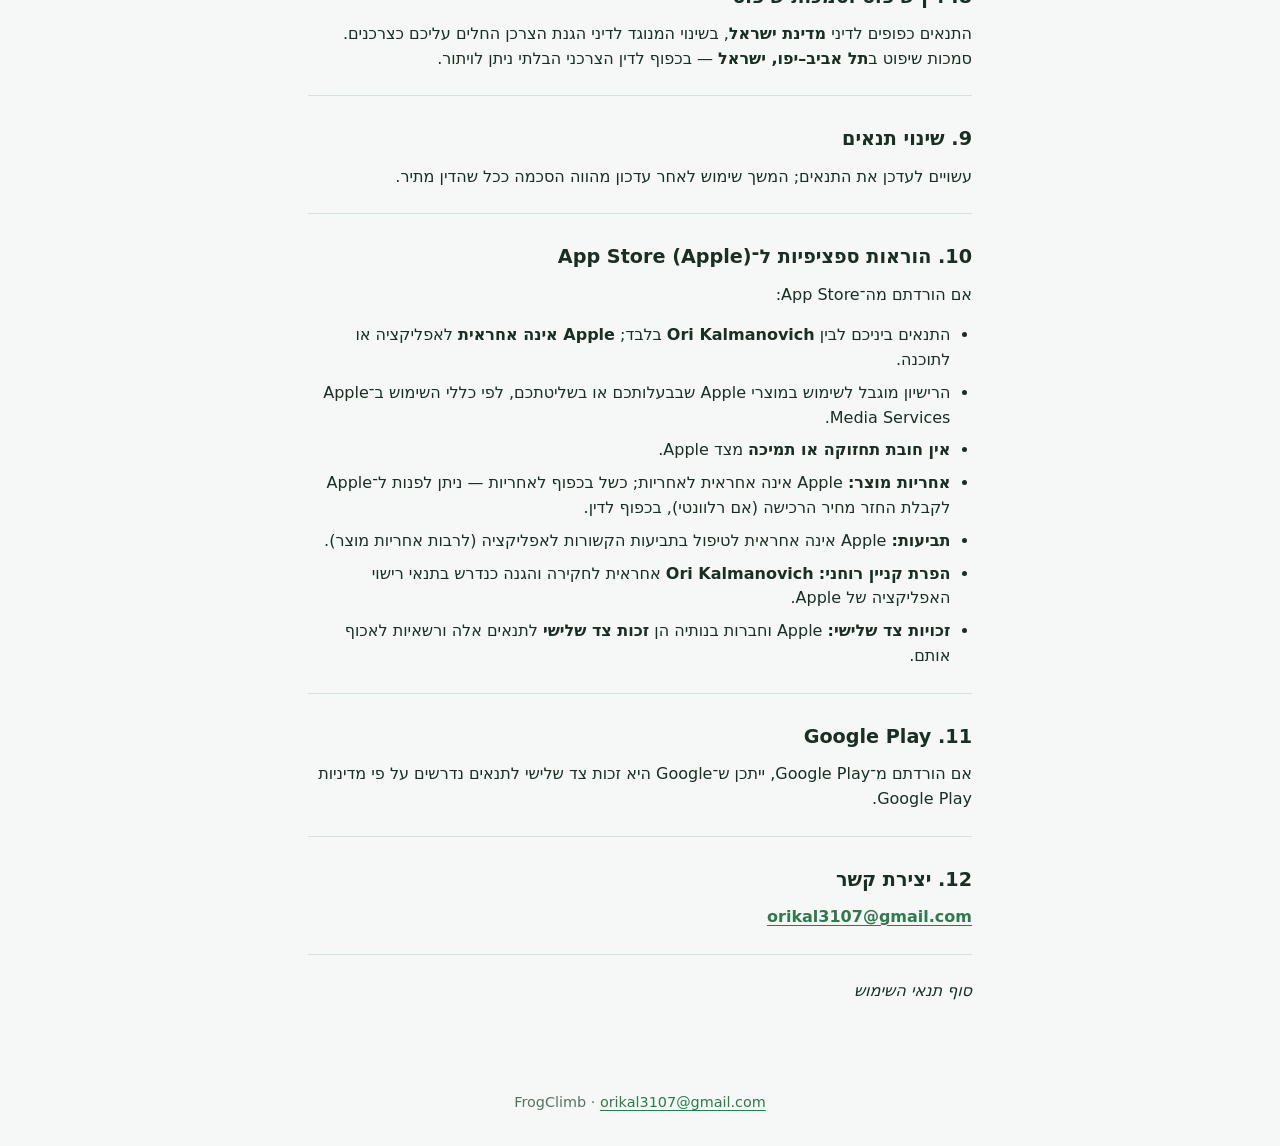
<file: docs/terms-of-use-he.html>
<!DOCTYPE html>
<html lang="he" dir="rtl">
<head>
  <meta charset="utf-8">
  <meta name="viewport" content="width=device-width, initial-scale=1">
  <title>תנאי שימוש — FrogClimb</title>
  <link rel="stylesheet" href="styles.css">
</head>
<body>
  <a class="back" href="index.html">← Back to Legal Documents</a>
  <main class="prose">
<h1>תנאי שימוש — FrogClimb</h1>
<p><strong>תאריך תחילה:</strong> 11 באפריל 2026<br><strong>מפעיל:</strong> <strong>Ori Kalmanovich</strong><br><strong>יצירת קשר:</strong> <a href="mailto:orikal3107@gmail.com">orikal3107@gmail.com</a></p>
<p>תנאי שימוש אלה (“<strong>התנאים</strong>”) חלים על השימוש באפליקציית המובייל <strong>FrogClimb</strong> (“<strong>האפליקציה</strong>”). בהורדה או בשימוש באפליקציה אתם מסכימים לתנאים.</p>
<p>אם אינכם מסכימים — אל תשתמשו באפליקציה.</p>
<hr>
<h2>1. רישיון מוגבל</h2>
<p>בכפוף לתנאים אלה, ניתן לכם רישיון אישי, לא בלעדי, לא ניתן להעברה, הניתן לביטול, להשתמש באפליקציה לצורכי בידור אישיים שאינם מסחריים, בהתאם לכללי השימוש של החנות (App Store / Google Play).</p>
<p>אסור: העתקה בלתי מותרת, הנדסה לאחור (ככל שאסור בדין), שיבוש אבטחה, שימוש בצ’יטים או אוטומציה הפוגעים בחוויית משחק הוגנת או בלוחות תוצאות.</p>
<hr>
<h2>2. פריטים וירטואליים ורכישות בתוך האפליקציה</h2>
<p>פריטים וירטואליים (למשל שדרוגים צריכים) <strong>אינם בעלי ערך כסף ממשי</strong>, <strong>אינם ניתנים להעברה</strong>, ומהווים <strong>רישוי</strong> בלבד.</p>
<p>התשלום מעובד על ידי <strong>Apple</strong> ו/או <strong>Google</strong>. מחירים, החזרים ומחלוקות תשלום — לפי מדיניות החנות והדין החל. <strong>ככל שהדין מתיר — מכירות סופיות</strong>, למעט כאשר החנות או הדין מחייבים אחרת.</p>
<p>אובדן גישה למכשם או לאפליקציה עלול לאפשר שחזור מלא של פריטים.</p>
<hr>
<h2>3. Apple Game Center</h2>
<p>שימוש ב־<strong>Game Center</strong> כפוף גם לתנאי Apple. לוחות תוצאות ותכונות חברתיות מסופקות על ידי Apple.</p>
<hr>
<h2>4. קניין רוחני</h2>
<p>האפליקציה, לרבות קוד, עיצוב, גרפיקה וצלילים, מוגנים. אין מעניקים זכויות נוספות מעבר לרישיון המפורט לעיל.</p>
<hr>
<h2>5. ויתור אחריות והגבלת אחריות</h2>
<p><strong>במידה המרבית המותרת בדין</strong>, האפליקציה מסופקת “כמות שהיא” (“AS IS”) ללא אחריות מכל סוג. <strong>במידה המרבית המותרת בדין</strong>, לא נהיה אחראים לנזקים עקיפים, תוצאתיים או מיוחדים, וסך אחריותנו יוגבל לגבוה מבין: (א) סכום ששילמתם לנו עבור האפליקציה או רכישות בתוך האפליקציה ב־<strong>12 החודשים</strong> שקדמו לתביעה; (ב) <strong>50 דולר ארה”ב</strong>. בדינים שאינם מאפשרים הגבלה כזו — ההגבלה תהיה עד הקצה המותר.</p>
<hr>
<h2>6. שיפוי</h2>
<p>בכפוף לדין, תשפו את <strong>Ori Kalmanovich</strong> בגין תביעות הנובעות מהפרת התנאים או שימוש לרעה באפליקציה.</p>
<hr>
<h2>7. סיום</h2>
<p>ניתן להשעות או לסיים גישה במקרה של הפרה מהותית או לפי דין או מדיניות חנות. ניתן להפסיק שימוש בכל עת.</p>
<hr>
<h2>8. דין שיפוט וסמכות שיפוט</h2>
<p>התנאים כפופים לדיני <strong>מדינת ישראל</strong>, בשינוי המנוגד לדיני הגנת הצרכן החלים עליכם כצרכנים. סמכות שיפוט ב<strong>תל אביב–יפו, ישראל</strong> — בכפוף לדין הצרכני הבלתי ניתן לויתור.</p>
<hr>
<h2>9. שינוי תנאים</h2>
<p>עשויים לעדכן את התנאים; המשך שימוש לאחר עדכון מהווה הסכמה ככל שהדין מתיר.</p>
<hr>
<h2>10. הוראות ספציפיות ל־App Store (Apple)</h2>
<p>אם הורדתם מה־App Store:</p>
<ul>
<li>התנאים ביניכם לבין <strong>Ori Kalmanovich</strong> בלבד; <strong>Apple אינה אחראית</strong> לאפליקציה או לתוכנה.  </li>
<li>הרישיון מוגבל לשימוש במוצרי Apple שבבעלותכם או בשליטתכם, לפי כללי השימוש ב־Apple Media Services.  </li>
<li><strong>אין חובת תחזוקה או תמיכה</strong> מצד Apple.  </li>
<li><strong>אחריות מוצר:</strong> Apple אינה אחראית לאחריות; כשל בכפוף לאחריות — ניתן לפנות ל־Apple לקבלת החזר מחיר הרכישה (אם רלוונטי), בכפוף לדין.  </li>
<li><strong>תביעות:</strong> Apple אינה אחראית לטיפול בתביעות הקשורות לאפליקציה (לרבות אחריות מוצר).  </li>
<li><strong>הפרת קניין רוחני:</strong> <strong>Ori Kalmanovich</strong> אחראית לחקירה והגנה כנדרש בתנאי רישוי האפליקציה של Apple.  </li>
<li><strong>זכויות צד שלישי:</strong> Apple וחברות בנותיה הן <strong>זכות צד שלישי</strong> לתנאים אלה ורשאיות לאכוף אותם.</li>
</ul>
<hr>
<h2>11. Google Play</h2>
<p>אם הורדתם מ־Google Play, ייתכן ש־Google היא זכות צד שלישי לתנאים נדרשים על פי מדיניות Google Play.</p>
<hr>
<h2>12. יצירת קשר</h2>
<p><strong><a href="mailto:orikal3107@gmail.com">orikal3107@gmail.com</a></strong></p>
<hr>
<p><em>סוף תנאי השימוש</em></p>
  </main>
  <footer class="site-footer">FrogClimb · <a href="mailto:orikal3107@gmail.com">orikal3107@gmail.com</a></footer>
</body>
</html>
</file>
<file: docs/styles.css>
:root {
  --bg: #f6f8f7;
  --card: #ffffff;
  --text: #1a2e24;
  --muted: #5a6f62;
  --accent: #2d7a4f;
  --accent-hover: #246840;
  --border: #d4e3da;
  --shadow: 0 8px 30px rgba(26, 46, 36, 0.08);
}

*,
*::before,
*::after {
  box-sizing: border-box;
}

html {
  font-size: 16px;
  -webkit-text-size-adjust: 100%;
}

body {
  margin: 0;
  min-height: 100vh;
  font-family: ui-sans-serif, system-ui, -apple-system, 'Segoe UI', Roboto, Helvetica, Arial, sans-serif;
  background: var(--bg);
  color: var(--text);
  line-height: 1.55;
}

a {
  color: var(--accent);
  text-decoration-thickness: 1px;
  text-underline-offset: 3px;
}

a:hover {
  color: var(--accent-hover);
}

.site {
  max-width: 44rem;
  margin: 0 auto;
  padding: 2rem 1.25rem 3rem;
}

.site-header {
  text-align: center;
  margin-bottom: 2rem;
}

.brand {
  font-size: 1.75rem;
  font-weight: 700;
  letter-spacing: -0.02em;
  margin: 0 0 0.35rem;
}

.tagline {
  margin: 0;
  color: var(--muted);
  font-size: 1rem;
}

h1.doc-index-title {
  font-size: 1.5rem;
  font-weight: 700;
  margin: 2rem 0 1rem;
  text-align: center;
}

.doc-list {
  list-style: none;
  padding: 0;
  margin: 0;
  display: flex;
  flex-direction: column;
  gap: 0.85rem;
}

.doc-list a {
  display: block;
  padding: 1rem 1.15rem;
  background: var(--card);
  border: 1px solid var(--border);
  border-radius: 12px;
  box-shadow: var(--shadow);
  color: inherit;
  text-decoration: none;
  transition: border-color 0.15s ease, box-shadow 0.15s ease;
}

.doc-list a:hover {
  border-color: var(--accent);
  box-shadow: 0 10px 36px rgba(45, 122, 79, 0.12);
}

.doc-list .doc-title {
  font-weight: 600;
  color: var(--text);
  margin-bottom: 0.25rem;
}

.doc-list .doc-desc {
  font-size: 0.9rem;
  color: var(--muted);
  line-height: 1.45;
}

.site-meta {
  text-align: center;
  margin-top: 2.25rem;
  font-size: 0.9rem;
  color: var(--muted);
}

.back {
  display: inline-block;
  margin: 1.25rem 1.25rem 0;
  font-size: 0.95rem;
}

.prose {
  max-width: 44rem;
  margin: 0 auto;
  padding: 0 1.25rem 3rem;
}

.prose h1 {
  font-size: 1.65rem;
  margin-top: 0;
  margin-bottom: 1rem;
  line-height: 1.25;
}

.prose h2 {
  font-size: 1.2rem;
  margin-top: 1.75rem;
  margin-bottom: 0.65rem;
}

.prose h3 {
  font-size: 1.05rem;
  margin-top: 1.25rem;
}

.prose p,
.prose li {
  margin: 0.5rem 0;
}

.prose ul,
.prose ol {
  padding-inline-start: 1.35rem;
}

.prose hr {
  border: none;
  border-top: 1px solid var(--border);
  margin: 1.5rem 0;
}

.prose table {
  width: 100%;
  border-collapse: collapse;
  font-size: 0.92rem;
  margin: 1rem 0;
}

.prose th,
.prose td {
  border: 1px solid var(--border);
  padding: 0.5rem 0.65rem;
  text-align: start;
}

.prose th {
  background: rgba(45, 122, 79, 0.08);
}

.site-footer {
  max-width: 44rem;
  margin: 2rem auto 0;
  padding: 0 1.25rem 2rem;
  text-align: center;
  font-size: 0.9rem;
  color: var(--muted);
}

[dir='rtl'] .back {
  unicode-bidi: plaintext;
}
</file>
